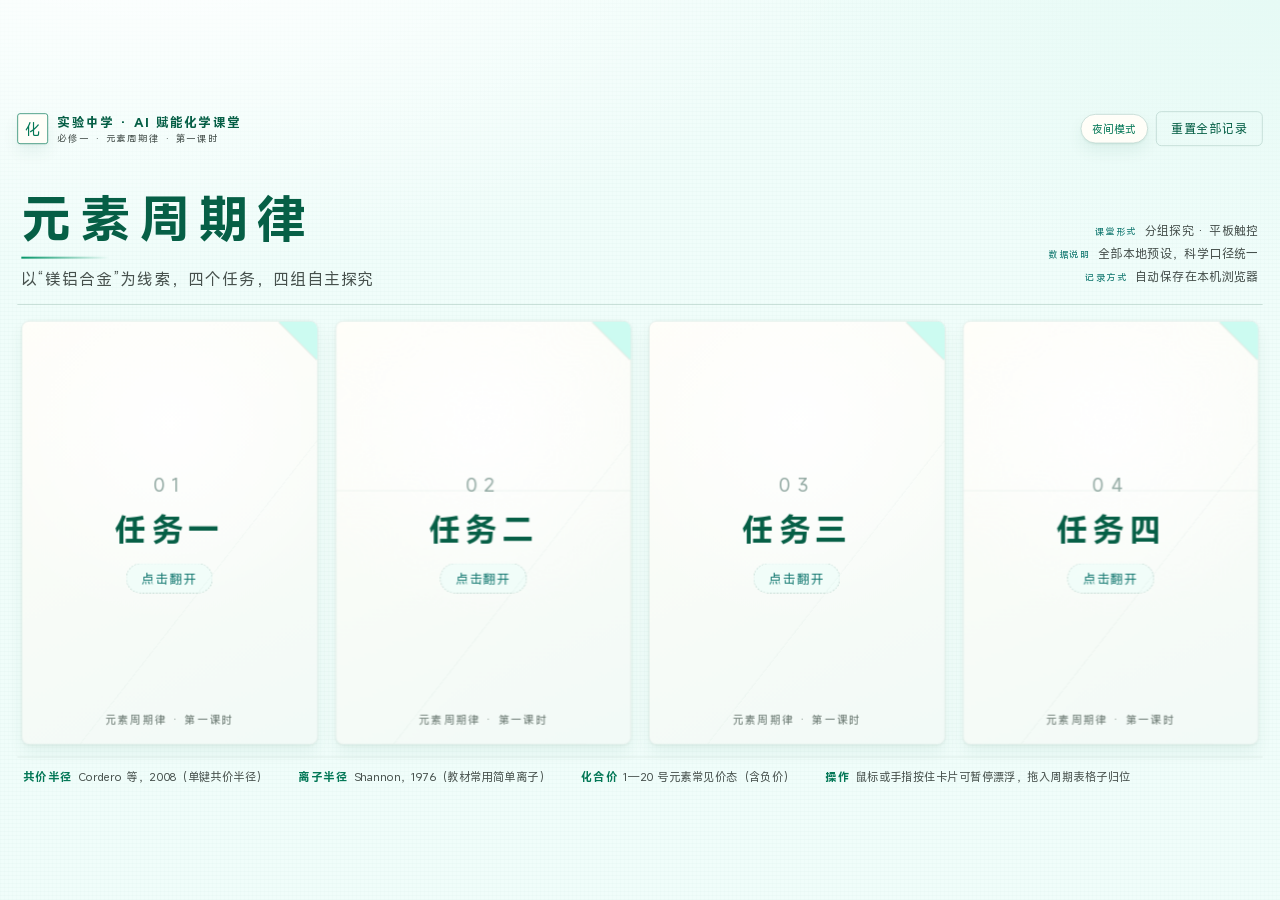
<file: index.html>
<!DOCTYPE html>
<html lang="zh-CN">
<head>
  <meta charset="UTF-8">
  <meta name="viewport" content="width=device-width, initial-scale=1.0, maximum-scale=1.0, user-scalable=no">
  <title>元素周期律 · 第一课时</title>
  <link rel="stylesheet" href="css/base.css?v=22">
  <link rel="stylesheet" href="css/main.css?v=22">
  <script src="js/theme.js?v=22"></script>
</head>
<body>
  <div id="stage">
    <!-- 顶部：课程标识与全局重置 -->
    <header class="hero-head">
      <div class="brand">
        <span class="brand-seal">化</span>
        <div class="brand-text">
          <div class="brand-line">实验中学 · AI 赋能化学课堂</div>
          <div class="brand-sub">必修一 · 元素周期律 · 第一课时</div>
        </div>
      </div>
      <div class="hero-head-actions">
        <button class="theme-toggle" data-theme-toggle type="button">夜间模式</button>
        <button class="btn btn-ghost" id="btn-reset-all">重置全部记录</button>
      </div>
    </header>

    <!-- 主标题区 -->
    <section class="hero">
      <div class="hero-main">
        <h1 class="hero-title">元素周期律</h1>
        <div class="hero-rule"></div>
        <p class="hero-sub">以“镁铝合金”为线索，四个任务，四组自主探究</p>
      </div>
      <aside class="hero-aside">
        <div class="aside-line"><span>课堂形式</span>分组探究 · 平板触控</div>
        <div class="aside-line"><span>数据说明</span>全部本地预设，科学口径统一</div>
        <div class="aside-line"><span>记录方式</span>自动保存在本机浏览器</div>
      </aside>
    </section>

    <!-- 四个任务入口：默认背面朝上，小组盲选后翻牌 -->
    <main class="task-grid">
      <div class="flip-card" data-task="task1">
        <div class="flip-inner">
          <!-- 背面：盲选封面，不透露任务内容 -->
          <div class="flip-face flip-cover">
            <span class="cover-fold"></span>
            <span class="cover-index">01</span>
            <span class="cover-title">任务一</span>
            <span class="cover-hint">点击翻开</span>
            <span class="cover-mark">元素周期律 · 第一课时</span>
          </div>
          <!-- 正面：任务详情 -->
          <div class="flip-face flip-front">
            <button class="flip-back" type="button">翻回背面</button>
            <div class="task-index">01</div>
            <div class="task-body">
              <div class="task-kicker">原子结构</div>
              <h2>构造原子结构示意图</h2>
              <p>增减质子与电子，判断中性原子与电子层排布，把正确的结构示意图点进周期表。</p>
              <div class="task-meta">不显示中子 · 本节课不讨论同位素 · 完成铝后自由探索</div>
            </div>
            <div class="task-foot">
              <div class="task-progress">
                <div class="task-progress-bar"><i data-bar="task1"></i></div>
                <span data-progress="task1">已点亮 0 / 26</span>
              </div>
              <div class="task-actions">
                <button class="task-reset" data-reset="task1" type="button">清空记录</button>
                <a class="task-enter-btn" href="task1.html">进入任务 →</a>
              </div>
            </div>
          </div>
        </div>
      </div>

      <div class="flip-card" data-task="task2">
        <div class="flip-inner">
          <div class="flip-face flip-cover">
            <span class="cover-fold"></span>
            <span class="cover-index">02</span>
            <span class="cover-title">任务二</span>
            <span class="cover-hint">点击翻开</span>
            <span class="cover-mark">元素周期律 · 第一课时</span>
          </div>
          <div class="flip-face flip-front">
            <button class="flip-back" type="button">翻回背面</button>
            <div class="task-index">02</div>
            <div class="task-body">
              <div class="task-kicker">原子半径</div>
              <h2>原子半径卡片探究</h2>
              <p>在凌乱悬浮的卡片中翻面、读数据、拖回周期表，寻找与铝原子半径相近的原子。</p>
              <div class="task-meta">共价半径 / pm · Cordero 等，2008（单键共价半径）</div>
            </div>
            <div class="task-foot">
              <div class="task-progress">
                <div class="task-progress-bar"><i data-bar="task2"></i></div>
                <span data-progress="task2">已翻面 0 / 32</span>
              </div>
              <div class="task-actions">
                <button class="task-reset" data-reset="task2" type="button">清空记录</button>
                <a class="task-enter-btn" href="task2.html">进入任务 →</a>
              </div>
            </div>
          </div>
        </div>
      </div>

      <div class="flip-card" data-task="task3">
        <div class="flip-inner">
          <div class="flip-face flip-cover">
            <span class="cover-fold"></span>
            <span class="cover-index">03</span>
            <span class="cover-title">任务三</span>
            <span class="cover-hint">点击翻开</span>
            <span class="cover-mark">元素周期律 · 第一课时</span>
          </div>
          <div class="flip-face flip-front">
            <button class="flip-back" type="button">翻回背面</button>
            <div class="task-index">03</div>
            <div class="task-body">
              <div class="task-kicker">离子半径</div>
              <h2>离子半径与核外电子排布</h2>
              <p>镁铝合金氧化膜中的 Mg²⁺、Al³⁺ 都是 10 电子，半径为何不同？比较其他简单离子，归纳半径规律。</p>
              <div class="task-meta">离子半径 / pm · 可一键叠加原子半径对比</div>
            </div>
            <div class="task-foot">
              <div class="task-progress">
                <div class="task-progress-bar"><i data-bar="task3"></i></div>
                <span data-progress="task3">已翻面 0 / 19</span>
              </div>
              <div class="task-actions">
                <button class="task-reset" data-reset="task3" type="button">清空记录</button>
                <a class="task-enter-btn" href="task3.html">进入任务 →</a>
              </div>
            </div>
          </div>
        </div>
      </div>

      <div class="flip-card" data-task="task4">
        <div class="flip-inner">
          <div class="flip-face flip-cover">
            <span class="cover-fold"></span>
            <span class="cover-index">04</span>
            <span class="cover-title">任务四</span>
            <span class="cover-hint">点击翻开</span>
            <span class="cover-mark">元素周期律 · 第一课时</span>
          </div>
          <div class="flip-face flip-front">
            <button class="flip-back" type="button">翻回背面</button>
            <div class="task-index">04</div>
            <div class="task-body">
              <div class="task-kicker">常见化合价</div>
              <h2>化合价卡片探究</h2>
              <p>翻面读取 1—20 号元素的常见价态，观察最高正价、最低负价与周期表位置的联系。</p>
              <div class="task-meta">1—20 号元素 · 高中常见价态（含负价）</div>
            </div>
            <div class="task-foot">
              <div class="task-progress">
                <div class="task-progress-bar"><i data-bar="task4"></i></div>
                <span data-progress="task4">已翻面 0 / 17</span>
              </div>
              <div class="task-actions">
                <button class="task-reset" data-reset="task4" type="button">清空记录</button>
                <a class="task-enter-btn" href="task4.html">进入任务 →</a>
              </div>
            </div>
          </div>
        </div>
      </div>
    </main>

    <!-- 页脚说明 -->
    <footer class="hero-foot">
      <div class="foot-item"><b>共价半径</b>Cordero 等，2008（单键共价半径）</div>
      <div class="foot-item"><b>离子半径</b>Shannon，1976（教材常用简单离子）</div>
      <div class="foot-item"><b>化合价</b>1—20 号元素常见价态（含负价）</div>
      <div class="foot-item"><b>操作</b>鼠标或手指按住卡片可暂停漂浮，拖入周期表格子归位</div>
    </footer>
  </div>

  <script src="js/data.js?v=22"></script>
  <script src="js/common.js?v=22"></script>
  <script src="js/main.js?v=22"></script>
</body>
</html>
</file>
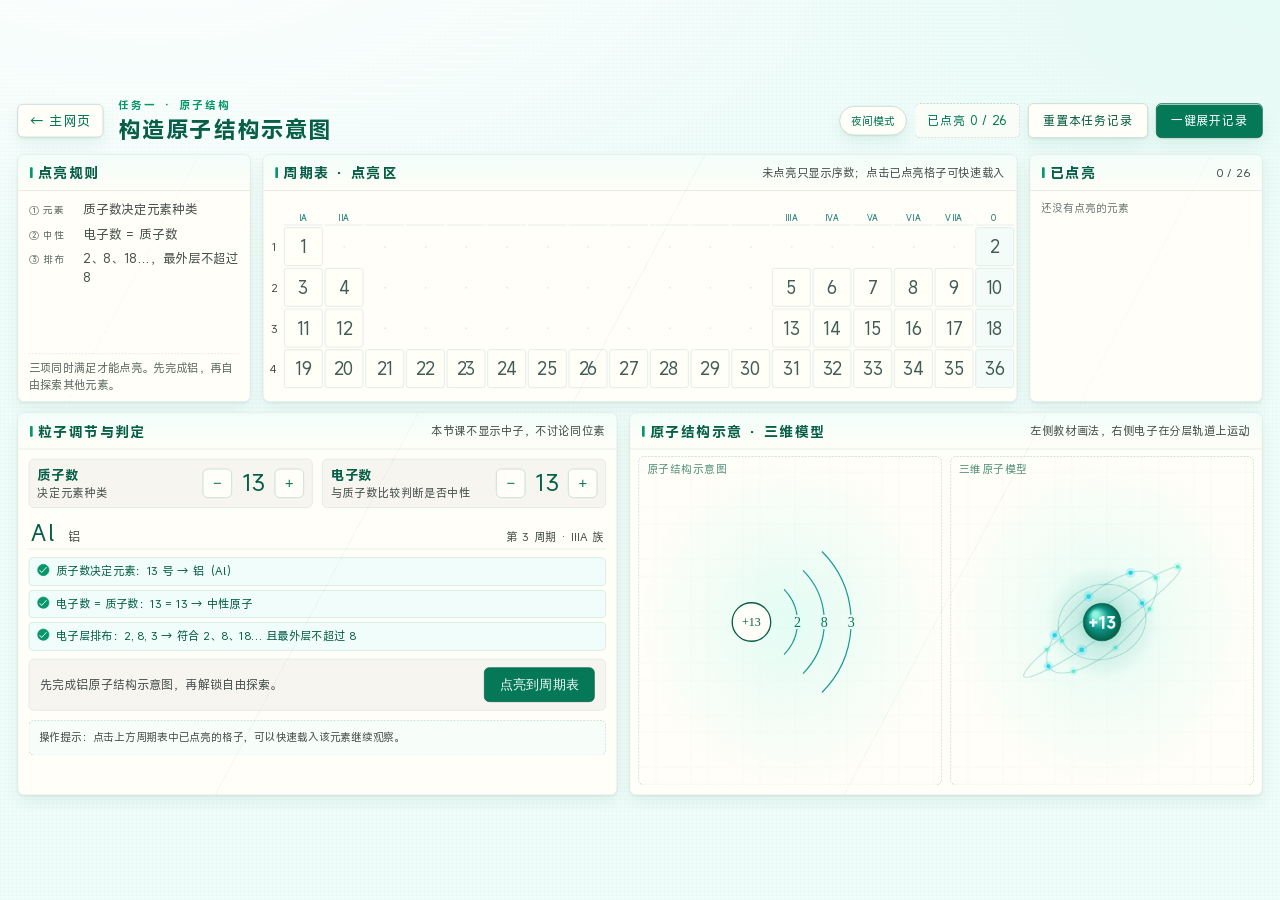
<file: task1.html>
<!DOCTYPE html>
<html lang="zh-CN">
<head>
  <meta charset="UTF-8">
  <meta name="viewport" content="width=device-width, initial-scale=1.0, maximum-scale=1.0, user-scalable=no">
  <title>构造原子结构示意图 · 元素周期律</title>
  <link rel="stylesheet" href="css/base.css?v=22">
  <link rel="stylesheet" href="css/task.css?v=22">
  <link rel="stylesheet" href="css/task1.css?v=22">
  <script src="js/theme.js?v=22"></script>
</head>
<body class="task1">
  <div id="stage">
    <!-- 顶栏 -->
    <header class="topbar">
      <div class="topbar-left">
        <a class="back-link" href="index.html">← 主网页</a>
        <div class="title-block">
          <div class="eyebrow">任务一 · 原子结构</div>
          <h1>构造原子结构示意图</h1>
        </div>
      </div>
      <div class="topbar-right">
        <button class="theme-toggle" data-theme-toggle type="button">夜间模式</button>
        <div class="progress-chip" id="progress-chip">已点亮 0 / 26</div>
        <button class="btn" id="btn-reset" type="button">重置本任务记录</button>
        <button class="btn btn-primary" id="btn-records" type="button">一键展开记录</button>
      </div>
    </header>

    <main class="task1-main">
      <!-- 顶部横带：左点亮规则 + 中周期表 + 右已点亮清单 -->
      <div class="top-row">
        <section class="panel info-panel">
          <div class="panel-head">
            <div class="panel-title">点亮规则</div>
          </div>
          <div class="info-body">
            <div class="info-line"><span>① 元素</span>质子数决定元素种类</div>
            <div class="info-line"><span>② 中性</span>电子数 = 质子数</div>
            <div class="info-line"><span>③ 排布</span>2、8、18…，最外层不超过 8</div>
            <div class="info-note">三项同时满足才能点亮。先完成铝，再自由探索其他元素。</div>
          </div>
        </section>

        <section class="panel periodic-panel">
          <div class="panel-head">
            <div class="panel-title">周期表 · 点亮区</div>
            <div class="panel-hint">未点亮只显示序数；点击已点亮格子可快速载入</div>
          </div>
          <div class="table-wrap" id="periodic"></div>
        </section>

        <section class="panel info-panel">
          <div class="panel-head">
            <div class="panel-title">已点亮</div>
            <div class="panel-hint" id="lit-count-hint">0 / 26</div>
          </div>
          <div class="info-body">
            <div class="lit-board-list" id="lit-board-list">
              <span class="lit-empty">还没有点亮的元素</span>
            </div>
          </div>
        </section>
      </div>

      <div class="task1-lower">
        <!-- 左：粒子调节 + 元素信息 + 三项判定 + 点亮按钮 -->
        <section class="panel">
          <div class="panel-head">
            <div class="panel-title">粒子调节与判定</div>
            <div class="panel-hint">本节课不显示中子，不讨论同位素</div>
          </div>
          <div class="constructor-body">
            <div class="counter-row">
              <div class="counter-box">
                <div class="counter-label"><b>质子数</b>决定元素种类</div>
                <div class="counter-controls">
                  <button class="counter-btn" id="proton-minus" type="button" aria-label="减少质子">−</button>
                  <div class="counter-value" id="proton-value">13</div>
                  <button class="counter-btn" id="proton-plus" type="button" aria-label="增加质子">+</button>
                </div>
              </div>
              <div class="counter-box">
                <div class="counter-label"><b>电子数</b>与质子数比较判断是否中性</div>
                <div class="counter-controls">
                  <button class="counter-btn" id="electron-minus" type="button" aria-label="减少电子">−</button>
                  <div class="counter-value" id="electron-value">13</div>
                  <button class="counter-btn" id="electron-plus" type="button" aria-label="增加电子">+</button>
                </div>
              </div>
            </div>

            <div class="element-line">
              <div class="element-symbol" id="element-symbol">Al <small>铝</small></div>
              <div class="element-pos" id="element-pos">第 3 周期 · 主族</div>
            </div>

            <div class="check-list">
              <div class="check-item" id="check-1">
                <span class="check-dot"></span>
                <span id="check-1-text">质子数决定元素：13 号 → 铝（Al）</span>
              </div>
              <div class="check-item" id="check-2">
                <span class="check-dot"></span>
                <span id="check-2-text">电子数 = 质子数：13 = 13 → 中性原子</span>
              </div>
              <div class="check-item" id="check-3">
                <span class="check-dot"></span>
                <span id="check-3-text">电子层排布：2, 8, 3 → 符合 2、8、18… 规则</span>
              </div>
            </div>

            <div class="status-bar" id="status-bar">
              <div class="status-text" id="status-text">核对三项判定无误后，把结构示意图点亮到上方周期表。</div>
              <button class="btn-lightup" id="btn-lightup" type="button">点亮到周期表</button>
            </div>

            <div class="side-hint">
              操作提示：点击上方周期表中已点亮的格子，可以快速载入该元素继续观察。
            </div>
          </div>
        </section>

        <!-- 右：教材式平面示意图 + 三维原子模型 -->
        <section class="panel">
          <div class="panel-head">
            <div class="panel-title">原子结构示意 · 三维模型</div>
            <div class="panel-hint">左侧教材画法，右侧电子在分层轨道上运动</div>
          </div>
          <div class="atom-panel-body">
            <div class="atom-row">
              <div class="atom-box">
                <span class="atom-caption">原子结构示意图</span>
                <div id="atom-graphic"></div>
              </div>
              <div class="atom-box">
                <span class="atom-caption">三维原子模型</span>
                <canvas id="atom-canvas"></canvas>
              </div>
            </div>
          </div>
        </section>
      </div>
    </main>
  </div>

  <!-- 一键展开记录面板 -->
  <div class="record-overlay" id="record-overlay">
    <div class="record-sheet">
      <div class="record-head">
        <h2 id="record-title">原子结构 · 点亮记录</h2>
        <div style="display:flex;gap:12px">
          <button class="btn" id="btn-record-reset" type="button">清空记录</button>
          <button class="btn btn-primary" id="btn-record-close" type="button">收起</button>
        </div>
      </div>
      <div class="record-body">
        <div class="record-left">
          <div class="record-stats" id="record-stats"></div>
          <div class="record-table-wrap">
            <table class="record-table" id="record-table"></table>
          </div>
          <div class="record-note">
            点亮规则：质子数决定元素；电子数等于质子数时才是中性原子；电子层排布需符合 2、8、18… 且最外层不超过 8。完成铝之后解锁自由探索，能点亮多少算多少。
          </div>
        </div>
        <div class="record-right">
          <div class="record-chart-title">已点亮的结构示意图</div>
          <div class="structure-wall" id="record-chart"></div>
        </div>
      </div>
    </div>
  </div>

  <script src="js/data.js?v=22"></script>
  <script src="js/common.js?v=22"></script>
  <script src="js/task1.js?v=22"></script>
</body>
</html>
</file>
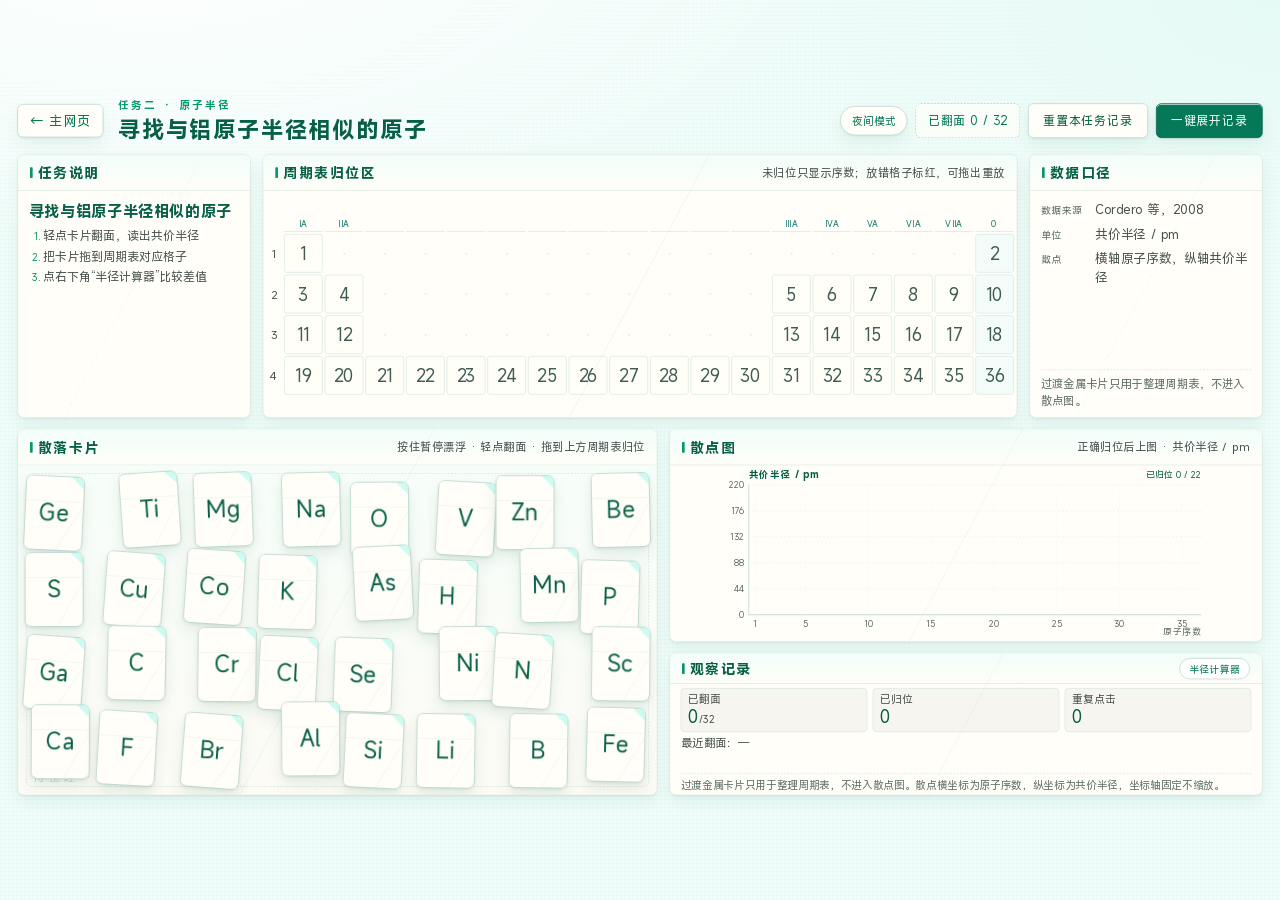
<file: task2.html>
<!DOCTYPE html>
<html lang="zh-CN">
<head>
  <meta charset="UTF-8">
  <meta name="viewport" content="width=device-width, initial-scale=1.0, maximum-scale=1.0, user-scalable=no">
  <title>原子半径卡片探究 · 元素周期律</title>
  <link rel="stylesheet" href="css/base.css?v=22">
  <link rel="stylesheet" href="css/task.css?v=22">
  <script src="js/theme.js?v=22"></script>
</head>
<body class="task-page">
  <div id="stage">
    <!-- 顶栏：返回、标题、记录入口 -->
    <header class="topbar">
      <div class="topbar-left">
        <a class="back-link" href="index.html">← 主网页</a>
        <div class="title-block">
          <div class="eyebrow" id="eyebrow">任务二 · 原子半径</div>
          <h1 id="page-title">寻找与铝原子半径相似的原子</h1>
        </div>
      </div>
      <div class="topbar-right">
        <button class="theme-toggle" data-theme-toggle type="button">夜间模式</button>
        <div class="progress-chip" id="progress-chip">已翻面 0 / 32</div>
        <button class="btn" id="btn-reset" type="button">重置本任务记录</button>
        <button class="btn btn-primary" id="btn-records" type="button">一键展开记录</button>
      </div>
    </header>

    <!-- 主区：周期表横跨顶部，下方左卡片池、右图表 -->
    <main class="board">
      <!-- 顶部横带：左任务说明 + 中周期表 + 右数据口径，填满整行 -->
      <div class="top-row">
        <section class="panel info-panel">
          <div class="panel-head">
            <div class="panel-title">任务说明</div>
          </div>
          <div class="info-body">
            <div class="info-goal">寻找与铝原子半径相似的原子</div>
            <ol class="info-steps">
              <li>轻点卡片翻面，读出共价半径</li>
              <li>把卡片拖到周期表对应格子</li>
              <li>点右下角“半径计算器”比较差值</li>
            </ol>
          </div>
        </section>

        <section class="panel periodic-panel">
          <div class="panel-head">
            <div class="panel-title">周期表归位区</div>
            <div class="panel-hint">未归位只显示序数；放错格子标红，可拖出重放</div>
          </div>
          <div class="table-wrap" id="periodic"></div>
        </section>

        <section class="panel info-panel">
          <div class="panel-head">
            <div class="panel-title">数据口径</div>
          </div>
          <div class="info-body">
            <div class="info-line"><span>数据来源</span>Cordero 等，2008</div>
            <div class="info-line"><span>单位</span>共价半径 / pm</div>
            <div class="info-line"><span>散点</span>横轴原子序数，纵轴共价半径</div>
            <div class="info-note">过渡金属卡片只用于整理周期表，不进入散点图。</div>
          </div>
        </section>
      </div>

      <div class="lower">
        <section class="panel pool-panel">
          <div class="panel-head">
            <div class="panel-title">散落卡片</div>
            <div class="panel-hint">按住暂停漂浮 · 轻点翻面 · 拖到上方周期表归位</div>
          </div>
          <div class="pool" id="pool">
            <div class="pool-watermark" id="pool-watermark">待整理</div>
          </div>
        </section>

        <div class="analysis-col">
          <section class="panel chart-panel">
            <div class="panel-head">
              <div class="panel-title">散点图</div>
              <div class="panel-hint">正确归位后上图 · 共价半径 / pm</div>
            </div>
            <div class="chart-wrap"><div id="scatter" style="height:100%"></div></div>
          </section>

          <section class="panel side-panel">
            <div class="panel-head">
              <div class="panel-title">观察记录</div>
              <button class="calc-toggle" id="calc-toggle" type="button">半径计算器</button>
            </div>
            <div class="side-body" id="side-body"></div>
          </section>
        </div>
      </div>
    </main>

    <!-- 半径计算器浮层：默认收起，点“半径计算器”展开 -->
    <div class="calc-pop" id="calc-pop" hidden>
      <div class="calc-pop-head">
        <span>半径差值计算器</span>
        <button class="calc-pop-close" id="calc-close" type="button">收起</button>
      </div>
      <div class="calc-pop-body" id="calc-body"></div>
    </div>
  </div>

  <!-- 一键展开记录面板（适合截图投屏） -->
  <div class="record-overlay" id="record-overlay">
    <div class="record-sheet">
      <div class="record-head">
        <h2 id="record-title">探究记录</h2>
        <div style="display:flex;gap:12px">
          <button class="btn" id="btn-record-reset" type="button">清空记录</button>
          <button class="btn btn-primary" id="btn-record-close" type="button">收起</button>
        </div>
      </div>
      <div class="record-body">
        <div class="record-left">
          <div class="record-stats" id="record-stats"></div>
          <div class="record-table-wrap">
            <table class="record-table" id="record-table"></table>
          </div>
          <div class="record-note">
            停留时间 = 卡片首次翻面 → 正确拖入周期表格子的时长；散点图只绘制已正确归位的卡片（按卡片去重），历史列表保留重复点击次数。记录保存在本机浏览器，刷新不丢失。
          </div>
        </div>
        <div class="record-right">
          <div class="record-chart-title">当前散点图</div>
          <div class="record-chart" id="record-chart"></div>
        </div>
      </div>
    </div>
  </div>

  <script src="js/data.js?v=22"></script>
  <script src="js/common.js?v=22"></script>
  <script src="js/chart.js?v=22"></script>
  <script src="js/card-task.js?v=22"></script>
  <script src="js/task2.js?v=22"></script>
</body>
</html>
</file>
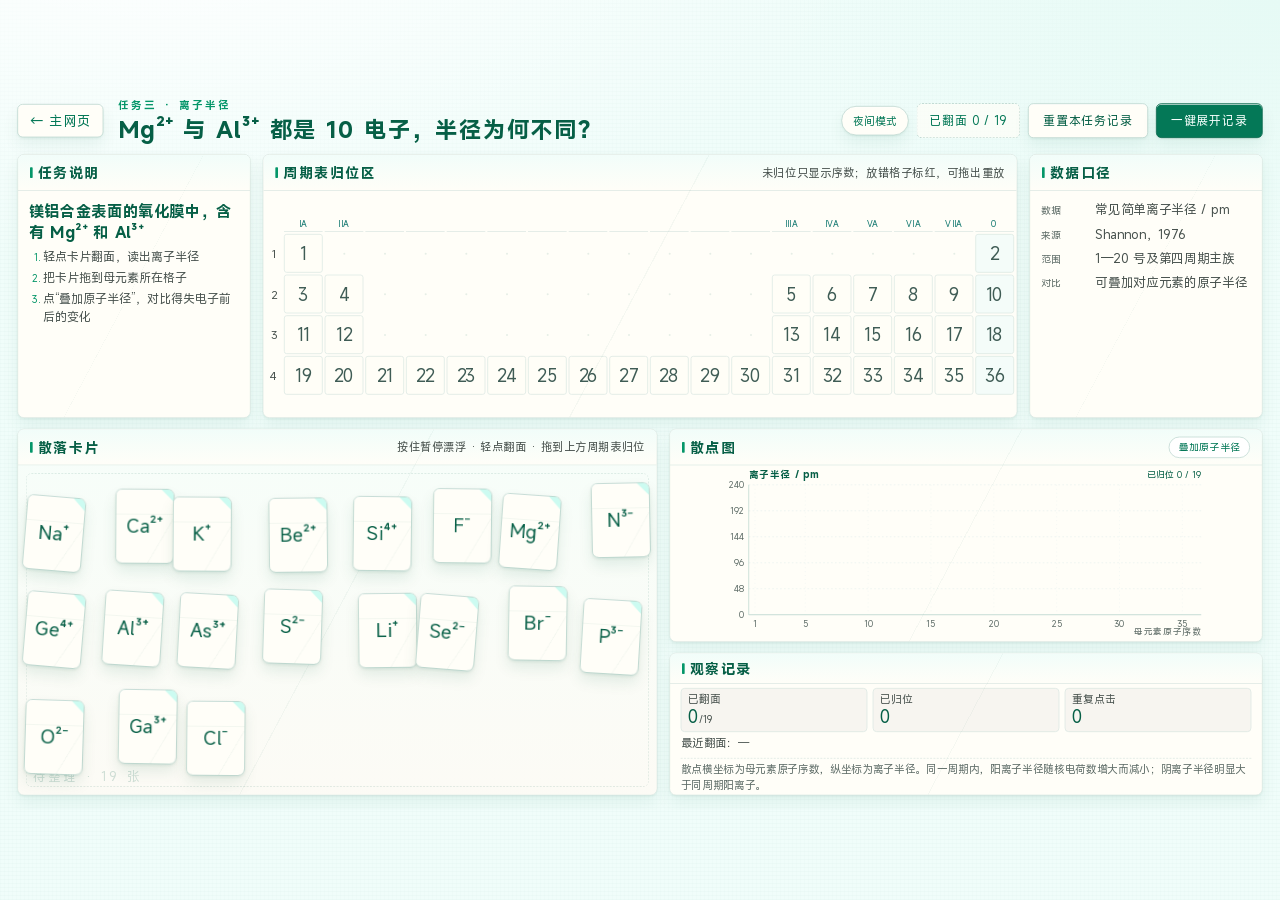
<file: task3.html>
<!DOCTYPE html>
<html lang="zh-CN">
<head>
  <meta charset="UTF-8">
  <meta name="viewport" content="width=device-width, initial-scale=1.0, maximum-scale=1.0, user-scalable=no">
  <title>离子半径卡片探究 · 元素周期律</title>
  <link rel="stylesheet" href="css/base.css?v=22">
  <link rel="stylesheet" href="css/task.css?v=22">
  <script src="js/theme.js?v=22"></script>
</head>
<body class="task-page">
  <div id="stage">
    <!-- 顶栏：返回、标题、记录入口 -->
    <header class="topbar">
      <div class="topbar-left">
        <a class="back-link" href="index.html">← 主网页</a>
        <div class="title-block">
          <div class="eyebrow" id="eyebrow">任务三 · 离子半径</div>
          <h1 id="page-title">Mg²⁺ 与 Al³⁺ 都是 10 电子，半径为何不同？</h1>
        </div>
      </div>
      <div class="topbar-right">
        <button class="theme-toggle" data-theme-toggle type="button">夜间模式</button>
        <div class="progress-chip" id="progress-chip">已翻面 0 / 19</div>
        <button class="btn" id="btn-reset" type="button">重置本任务记录</button>
        <button class="btn btn-primary" id="btn-records" type="button">一键展开记录</button>
      </div>
    </header>

    <!-- 主区：周期表横跨顶部，下方左卡片池、右图表 -->
    <main class="board">
      <!-- 顶部横带：左任务说明 + 中周期表 + 右数据口径，填满整行 -->
      <div class="top-row">
        <section class="panel info-panel">
          <div class="panel-head">
            <div class="panel-title">任务说明</div>
          </div>
          <div class="info-body">
            <div class="info-goal">镁铝合金表面的氧化膜中，含有 Mg²⁺ 和 Al³⁺</div>
            <ol class="info-steps">
              <li>轻点卡片翻面，读出离子半径</li>
              <li>把卡片拖到母元素所在格子</li>
              <li>点“叠加原子半径”，对比得失电子前后的变化</li>
            </ol>
          </div>
        </section>

        <section class="panel periodic-panel">
          <div class="panel-head">
            <div class="panel-title">周期表归位区</div>
            <div class="panel-hint">未归位只显示序数；放错格子标红，可拖出重放</div>
          </div>
          <div class="table-wrap" id="periodic"></div>
        </section>

        <section class="panel info-panel">
          <div class="panel-head">
            <div class="panel-title">数据口径</div>
          </div>
          <div class="info-body">
            <div class="info-line"><span>数据</span>常见简单离子半径 / pm</div>
            <div class="info-line"><span>来源</span>Shannon，1976</div>
            <div class="info-line"><span>范围</span>1—20 号及第四周期主族</div>
            <div class="info-line"><span>对比</span>可叠加对应元素的原子半径</div>
          </div>
        </section>
      </div>

      <div class="lower">
        <section class="panel pool-panel">
          <div class="panel-head">
            <div class="panel-title">散落卡片</div>
            <div class="panel-hint">按住暂停漂浮 · 轻点翻面 · 拖到上方周期表归位</div>
          </div>
          <div class="pool" id="pool">
            <div class="pool-watermark" id="pool-watermark">待整理</div>
          </div>
        </section>

        <div class="analysis-col">
          <section class="panel chart-panel">
            <div class="panel-head">
              <div class="panel-title">散点图</div>
              <button class="chart-toggle" id="btn-atomic-r" type="button">叠加原子半径</button>
            </div>
            <div class="chart-wrap"><div id="scatter" style="height:100%"></div></div>
          </section>

          <section class="panel side-panel">
            <div class="panel-head">
              <div class="panel-title">观察记录</div>
            </div>
            <div class="side-body" id="side-body"></div>
          </section>
        </div>
      </div>
    </main>
  </div>

  <!-- 一键展开记录面板（适合截图投屏） -->
  <div class="record-overlay" id="record-overlay">
    <div class="record-sheet">
      <div class="record-head">
        <h2 id="record-title">探究记录</h2>
        <div style="display:flex;gap:12px">
          <button class="btn" id="btn-record-reset" type="button">清空记录</button>
          <button class="btn btn-primary" id="btn-record-close" type="button">收起</button>
        </div>
      </div>
      <div class="record-body">
        <div class="record-left">
          <div class="record-stats" id="record-stats"></div>
          <div class="record-table-wrap">
            <table class="record-table" id="record-table"></table>
          </div>
          <div class="record-note">
            停留时间 = 卡片首次翻面 → 正确拖入周期表格子的时长；散点图只绘制已正确归位的离子（按卡片去重），历史列表保留重复点击次数。记录保存在本机浏览器，刷新不丢失。
          </div>
        </div>
        <div class="record-right">
          <div class="record-chart-title">当前散点图</div>
          <div class="record-chart" id="record-chart"></div>
        </div>
      </div>
    </div>
  </div>

  <script src="js/data.js?v=22"></script>
  <script src="js/common.js?v=22"></script>
  <script src="js/chart.js?v=22"></script>
  <script src="js/card-task.js?v=22"></script>
  <script src="js/task3.js?v=22"></script>
</body>
</html>
</file>
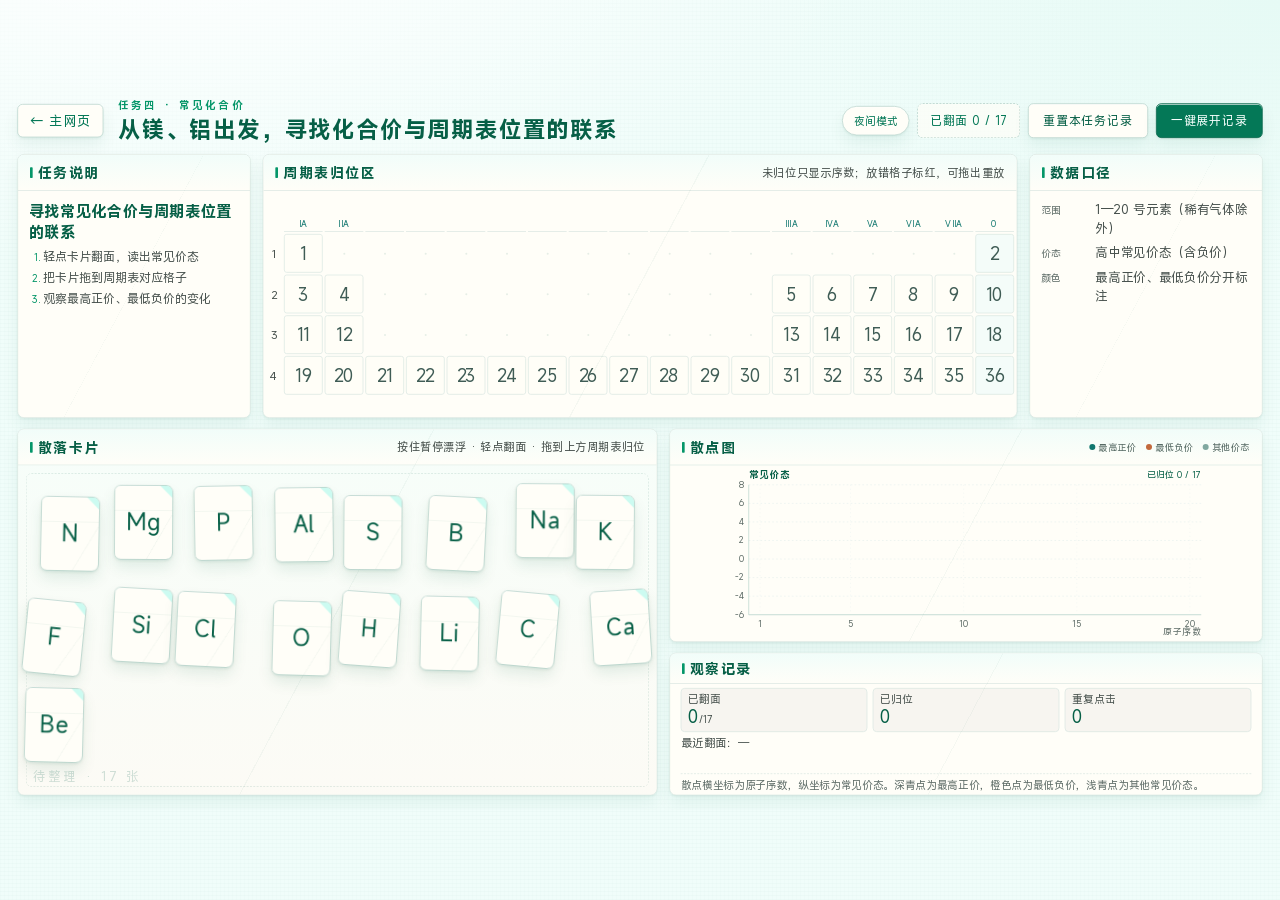
<file: task4.html>
<!DOCTYPE html>
<html lang="zh-CN">
<head>
  <meta charset="UTF-8">
  <meta name="viewport" content="width=device-width, initial-scale=1.0, maximum-scale=1.0, user-scalable=no">
  <title>常见化合价卡片探究 · 元素周期律</title>
  <link rel="stylesheet" href="css/base.css?v=22">
  <link rel="stylesheet" href="css/task.css?v=22">
  <script src="js/theme.js?v=22"></script>
</head>
<body class="task-page">
  <div id="stage">
    <!-- 顶栏：返回、标题、记录入口 -->
    <header class="topbar">
      <div class="topbar-left">
        <a class="back-link" href="index.html">← 主网页</a>
        <div class="title-block">
          <div class="eyebrow" id="eyebrow">任务四 · 常见化合价</div>
          <h1 id="page-title">常见化合价与周期表位置</h1>
        </div>
      </div>
      <div class="topbar-right">
        <button class="theme-toggle" data-theme-toggle type="button">夜间模式</button>
        <div class="progress-chip" id="progress-chip">已翻面 0 / 17</div>
        <button class="btn" id="btn-reset" type="button">重置本任务记录</button>
        <button class="btn btn-primary" id="btn-records" type="button">一键展开记录</button>
      </div>
    </header>

    <!-- 主区：周期表横跨顶部，下方左卡片池、右图表 -->
    <main class="board">
      <!-- 顶部横带：左任务说明 + 中周期表 + 右数据口径，填满整行 -->
      <div class="top-row">
        <section class="panel info-panel">
          <div class="panel-head">
            <div class="panel-title">任务说明</div>
          </div>
          <div class="info-body">
            <div class="info-goal">寻找常见化合价与周期表位置的联系</div>
            <ol class="info-steps">
              <li>轻点卡片翻面，读出常见价态</li>
              <li>把卡片拖到周期表对应格子</li>
              <li>观察最高正价、最低负价的变化</li>
            </ol>
          </div>
        </section>

        <section class="panel periodic-panel">
          <div class="panel-head">
            <div class="panel-title">周期表归位区</div>
            <div class="panel-hint">未归位只显示序数；放错格子标红，可拖出重放</div>
          </div>
          <div class="table-wrap" id="periodic"></div>
        </section>

        <section class="panel info-panel">
          <div class="panel-head">
            <div class="panel-title">数据口径</div>
          </div>
          <div class="info-body">
            <div class="info-line"><span>范围</span>1—20 号元素（稀有气体除外）</div>
            <div class="info-line"><span>价态</span>高中常见价态（含负价）</div>
            <div class="info-line"><span>颜色</span>最高正价、最低负价分开标注</div>
          </div>
        </section>
      </div>

      <div class="lower">
        <section class="panel pool-panel">
          <div class="panel-head">
            <div class="panel-title">散落卡片</div>
            <div class="panel-hint">按住暂停漂浮 · 轻点翻面 · 拖到上方周期表归位</div>
          </div>
          <div class="pool" id="pool">
            <div class="pool-watermark" id="pool-watermark">待整理</div>
          </div>
        </section>

        <div class="analysis-col">
          <section class="panel chart-panel">
            <div class="panel-head">
              <div class="panel-title">散点图</div>
              <div class="chart-legend">
                <span><i class="pos"></i>最高正价</span>
                <span><i class="neg"></i>最低负价</span>
                <span><i class="other"></i>其他价态</span>
              </div>
            </div>
            <div class="chart-wrap"><div id="scatter" style="height:100%"></div></div>
          </section>

          <section class="panel side-panel">
            <div class="panel-head">
              <div class="panel-title">观察记录</div>
            </div>
            <div class="side-body" id="side-body"></div>
          </section>
        </div>
      </div>
    </main>
  </div>

  <!-- 一键展开记录面板（适合截图投屏） -->
  <div class="record-overlay" id="record-overlay">
    <div class="record-sheet">
      <div class="record-head">
        <h2 id="record-title">探究记录</h2>
        <div style="display:flex;gap:12px">
          <button class="btn" id="btn-record-reset" type="button">清空记录</button>
          <button class="btn btn-primary" id="btn-record-close" type="button">收起</button>
        </div>
      </div>
      <div class="record-body">
        <div class="record-left">
          <div class="record-stats" id="record-stats"></div>
          <div class="record-table-wrap">
            <table class="record-table" id="record-table"></table>
          </div>
          <div class="record-note">
            停留时间 = 卡片首次翻面 → 正确拖入周期表格子的时长；散点图只绘制已正确归位的元素（按元素去重），历史列表保留翻面与重复点击次数。记录保存在本机浏览器，刷新不丢失。
          </div>
        </div>
        <div class="record-right">
          <div class="record-chart-title">当前散点图</div>
          <div class="record-chart" id="record-chart"></div>
        </div>
      </div>
    </div>
  </div>

  <script src="js/data.js?v=22"></script>
  <script src="js/common.js?v=22"></script>
  <script src="js/chart.js?v=22"></script>
  <script src="js/card-task.js?v=22"></script>
  <script src="js/task4.js?v=22"></script>
</body>
</html>
</file>
<file: css/base.css>
/* =====================================================================
   base.css —— 全局风格、舞台自适应、通用组件
   风格：折纸纸质感 + 新古典秩序网格 + 侘寂留白
   ===================================================================== */

/* ---------------- 内嵌字体：MiSans（按页面用字裁剪的子集，可离线） ----------------
   只保留课件里真正用到的 800 多个字符，两个字重共约 170KB，
   学生机没装任何字体也能看到同样的圆润字形 */
@font-face {
  font-family: "MiSans SC";
  src: url("../fonts/misans-sc-regular.woff2") format("woff2");
  font-weight: 400;
  font-style: normal;
  font-display: swap;
}

@font-face {
  font-family: "MiSans SC";
  src: url("../fonts/misans-sc-semibold.woff2") format("woff2");
  font-weight: 600;
  font-style: normal;
  font-display: swap;
}

:root {
  --teal-900: #065f46;
  --teal-800: #047857;
  --teal-600: #059669;
  --teal-700: #0f766e;
  --teal-500: #0d9488;
  --cyan: #0891b2;
  --mint-50: #f0fdfa;
  --mint-100: #ccfbf1;
  --paper: #fffef8;
  --paper-2: #f7f5f0;
  --ink: #23231f;
  --ink-soft: #47514d;
  --line: #d8e6e1;
  --line-strong: #b6d2ca;
  --red: #b3261e;
  --red-bg: #fdecea;
  --shadow-paper: 0 1px 0 rgba(255, 255, 255, .9) inset, 0 2px 3px rgba(6, 95, 70, .06), 0 12px 24px rgba(6, 95, 70, .07);
  --radius-card: 10px;
  /* 图形颜色也走变量，夜间模式可以整体换色 */
  --svg-orbit: #0d9488;
  --svg-e-text: #047857;
  --svg-core-fill: #fffef8;
  --svg-core-stroke: #065f46;
  --chart-grid: #e3eeeb;
  --chart-grid-soft: #eef5f3;
  --chart-axis: #b6d2ca;
  --chart-text: #5d6b66;
  --chart-text-strong: #065f46;
  --chart-label: #2f4a44;
  --chart-point-stroke: #fffef8;
  --chart-legend-bg: rgba(255, 254, 248, .9);
  --atom-orbit: rgba(13, 148, 136, .28);
  --font-serif: "MiSans SC", "PingFang SC", "HarmonyOS Sans SC", "Microsoft YaHei", "Noto Sans SC", system-ui, sans-serif;
  --font-sans: "MiSans SC", "PingFang SC", "HarmonyOS Sans SC", "Microsoft YaHei", "Noto Sans SC", system-ui, sans-serif;
}

* { box-sizing: border-box; }

html, body {
  margin: 0;
  padding: 0;
  width: 100%;
  height: 100%;
  overflow: hidden;
  background: #e8f4f1;
  color: var(--ink);
  font-family: var(--font-sans);
  /* 正文保持常规字重，只有标题与关键数字加粗，避免整页都变粗显得笨重 */
  font-weight: 400;
  -webkit-tap-highlight-color: transparent;
}

/* 米白纸张底色 + 极淡的纸纤维纹理（纯 CSS，离线可用） */
body {
  background-color: var(--mint-50);
  background-image:
    radial-gradient(1200px 600px at 12% -10%, #ffffff 0%, rgba(255, 255, 255, 0) 60%),
    radial-gradient(900px 500px at 100% 0%, #e6faf5 0%, rgba(230, 250, 245, 0) 55%),
    repeating-linear-gradient(0deg, rgba(6, 95, 70, .018) 0 1px, transparent 1px 4px),
    repeating-linear-gradient(90deg, rgba(6, 95, 70, .012) 0 1px, transparent 1px 4px);
}

/* 固定的 1920×1080 舞台，脚本按窗口大小整体缩放，投屏比例始终稳定 */
#stage {
  position: absolute;
  left: 50%;
  top: 50%;
  width: 1920px;
  height: 1080px;
  transform-origin: center center;
  padding: 0 26px 22px;
  display: flex;
  flex-direction: column;
  overflow: hidden;
}

/* ---------------- 顶栏 ---------------- */
.topbar {
  height: 92px;
  flex: 0 0 auto;
  display: flex;
  align-items: center;
  justify-content: space-between;
  gap: 24px;
}

.topbar-left {
  display: flex;
  align-items: center;
  gap: 22px;
  min-width: 0;
}

.back-link {
  display: inline-flex;
  align-items: center;
  gap: 6px;
  height: 50px;
  padding: 0 18px;
  border: 1px solid var(--line-strong);
  border-radius: 8px;
  background: var(--paper);
  color: var(--teal-800);
  font-size: 20px;
  text-decoration: none;
  letter-spacing: .04em;
  box-shadow: var(--shadow-paper);
  transition: transform .24s ease-out, border-color .24s ease-out;
  white-space: nowrap;
}
.back-link:hover { transform: translateY(-1px); border-color: var(--teal-600); }

.title-block { min-width: 0; }

.eyebrow {
  font-size: 16px;
  font-weight: 600;
  letter-spacing: .24em;
  color: var(--teal-600);
  margin-bottom: 4px;
  text-transform: uppercase;
}

h1 {
  margin: 0;
  font-family: var(--font-serif);
  font-size: 34px;
  font-weight: 600;
  letter-spacing: .05em;
  color: var(--teal-900);
  white-space: nowrap;
}

.topbar-right {
  display: flex;
  align-items: center;
  gap: 12px;
  flex: 0 0 auto;
}

.progress-chip {
  height: 52px;
  padding: 0 18px;
  display: inline-flex;
  align-items: center;
  gap: 8px;
  border-radius: 8px;
  border: 1px dashed var(--line-strong);
  background: rgba(255, 254, 248, .7);
  color: var(--teal-800);
  font-size: 18px;
  letter-spacing: .05em;
}

/* ---------------- 按钮 ---------------- */
.btn {
  height: 52px;
  padding: 0 22px;
  border-radius: 8px;
  border: 1px solid var(--line-strong);
  background: var(--paper);
  color: var(--teal-900);
  font-size: 18px;
  font-family: var(--font-sans);
  font-weight: 500;
  letter-spacing: .06em;
  cursor: pointer;
  box-shadow: var(--shadow-paper);
  transition: transform .22s ease-out, background-color .22s ease-out, border-color .22s ease-out;
  white-space: nowrap;
  touch-action: manipulation;
}
.btn:hover { transform: translateY(-1px); border-color: var(--teal-600); }
.btn:active { transform: translateY(0); }

.btn-primary {
  background: var(--teal-800);
  border-color: var(--teal-900);
  color: #f7fffd;
}
.btn-primary:hover { background: var(--teal-900); }

.btn-ghost { background: transparent; box-shadow: none; }

/* ---------------- 面板（纸质卡片） ---------------- */
.panel {
  position: relative;
  background: var(--paper);
  border: 1px solid var(--line);
  border-radius: var(--radius-card);
  box-shadow: var(--shadow-paper);
  display: flex;
  flex-direction: column;
  min-height: 0;
  overflow: hidden;
}

/* 纸面极淡的折痕：一条斜向细线，不抢视觉 */
.panel::after {
  content: "";
  position: absolute;
  inset: 0;
  pointer-events: none;
  background-image: linear-gradient(118deg, transparent 0 49.85%, rgba(6, 95, 70, .045) 49.85% 50%, transparent 50% 100%);
  opacity: .9;
}

.panel-head {
  flex: 0 0 auto;
  height: 54px;
  padding: 0 18px;
  display: flex;
  align-items: center;
  justify-content: space-between;
  gap: 12px;
  border-bottom: 1px solid var(--line);
  background: linear-gradient(180deg, rgba(240, 253, 250, .9), rgba(255, 254, 248, 0));
}

.panel-title {
  display: inline-flex;
  align-items: center;
  gap: 8px;
  font-family: var(--font-serif);
  font-size: 21px;
  font-weight: 600;
  letter-spacing: .1em;
  color: var(--teal-900);
}

.panel-title::before {
  content: "";
  width: 4px;
  height: 16px;
  background: var(--teal-600);
  border-radius: 1px;
}

.panel-hint {
  font-size: 17px;
  font-weight: 400;
  color: var(--ink-soft);
  letter-spacing: .02em;
  line-height: 1.4;
}

/* ---------------- 记录面板（覆盖层） ---------------- */
.record-overlay {
  position: fixed;
  inset: 0;
  z-index: 90;
  display: none;
  align-items: center;
  justify-content: center;
  background: rgba(6, 95, 70, .18);
  backdrop-filter: blur(3px);
}
.record-overlay.is-open { display: flex; }

.record-sheet {
  width: 1660px;
  height: 900px;
  max-height: 900px;
  /* 不参与 flex 收缩：先保持设计尺寸，再由脚本整体缩放，避免被压成窄条 */
  flex: 0 0 auto;
  background: var(--paper);
  border: 1px solid var(--line-strong);
  border-radius: 12px;
  box-shadow: 0 30px 70px rgba(6, 95, 70, .22);
  display: flex;
  flex-direction: column;
  overflow: hidden;
  transform-origin: center center;
}

.record-head {
  height: 74px;
  flex: 0 0 auto;
  padding: 0 26px;
  display: flex;
  align-items: center;
  justify-content: space-between;
  border-bottom: 1px solid var(--line);
  background: var(--mint-50);
}

.record-head h2 {
  margin: 0;
  font-family: var(--font-serif);
  font-size: 26px;
  font-weight: 600;
  letter-spacing: .1em;
  color: var(--teal-900);
}

.record-body {
  flex: 1;
  min-height: 0;
  display: grid;
  grid-template-columns: 1fr 660px;
  grid-template-rows: minmax(0, 1fr);
  gap: 22px;
  padding: 22px 26px 26px;
  overflow: hidden;
}

.record-left { min-width: 0; min-height: 0; display: flex; flex-direction: column; gap: 14px; overflow: hidden; }

.record-stats {
  display: grid;
  grid-template-columns: repeat(4, 1fr);
  gap: 12px;
}

.stat-box {
  border: 1px solid var(--line);
  border-radius: 8px;
  padding: 10px 14px;
  background: var(--paper-2);
}
.stat-box .stat-label { font-size: 16px; color: var(--ink-soft); letter-spacing: .06em; }
.stat-box .stat-value {
  font-family: var(--font-serif);
  font-size: 30px;
  color: var(--teal-900);
  line-height: 1.2;
}
.stat-box .stat-value small { font-size: 15px; color: var(--ink-soft); margin-left: 4px; }

.record-table-wrap {
  flex: 1;
  min-height: 0;
  overflow: auto;
  border: 1px solid var(--line);
  border-radius: 8px;
}

table.record-table {
  width: 100%;
  border-collapse: collapse;
  font-size: 18px;
}

table.record-table th {
  position: sticky;
  top: 0;
  background: var(--mint-50);
  color: var(--teal-900);
  font-weight: 600;
  font-size: 17px;
  letter-spacing: .06em;
  text-align: left;
  padding: 11px 12px;
  border-bottom: 1px solid var(--line-strong);
  white-space: nowrap;
}

table.record-table td {
  padding: 10px 12px;
  border-bottom: 1px solid #edf4f2;
  color: var(--ink);
}

table.record-table tr:nth-child(even) td { background: rgba(240, 253, 250, .5); }
table.record-table td.num { font-variant-numeric: tabular-nums; }
table.record-table .muted { color: var(--ink-soft); }
table.record-table .done { color: var(--teal-800); }
table.record-table .undone { color: var(--amber, #b45309); }

.record-right {
  display: flex;
  flex-direction: column;
  gap: 10px;
  min-width: 0;
  min-height: 0;
  overflow: hidden;
}

.record-chart-title {
  font-family: var(--font-serif);
  font-size: 20px;
  font-weight: 600;
  letter-spacing: .08em;
  color: var(--teal-900);
}

.record-empty {
  padding: 44px;
  text-align: center;
  color: var(--ink-soft);
  font-size: 18px;
  letter-spacing: .04em;
}

/* 细滚动条，投屏不刺眼 */
::-webkit-scrollbar { width: 8px; height: 8px; }
::-webkit-scrollbar-thumb { background: #cfe3de; border-radius: 4px; }
::-webkit-scrollbar-track { background: transparent; }

/* 通用提示条 */
.toast {
  position: fixed;
  left: 50%;
  bottom: 46px;
  transform: translate(-50%, 14px);
  padding: 12px 22px;
  border-radius: 8px;
  background: rgba(6, 95, 70, .94);
  color: #f6fffd;
  font-size: 18px;
  letter-spacing: .05em;
  opacity: 0;
  pointer-events: none;
  transition: opacity .24s ease-out, transform .24s ease-out;
  z-index: 120;
}
.toast.show { opacity: 1; transform: translate(-50%, 0); }

/* ---------------- 日间 / 夜间切换按钮 ---------------- */
.theme-toggle {
  height: 44px;
  padding: 0 16px;
  border-radius: 999px;
  border: 1px solid var(--line-strong);
  background: var(--paper);
  color: var(--teal-800);
  font-family: var(--font-sans);
  font-size: 16px;
  letter-spacing: .04em;
  cursor: pointer;
  box-shadow: var(--shadow-paper);
  transition: background-color .2s ease, color .2s ease, border-color .2s ease;
  white-space: nowrap;
}
.theme-toggle:hover { border-color: var(--teal-600); }

/* =====================================================================
   夜间模式：深墨绿底 + 亮薄荷文字，沿用日间模式的同一套色相
   统一加 html[data-theme="dark"] 前缀，确保能覆盖各页面样式
   ===================================================================== */
html[data-theme="dark"] {
  --teal-900: #93f2d8;
  --teal-800: #6fe3c6;
  --teal-600: #49cbac;
  --teal-700: #7fe9cd;
  --teal-500: #35b795;
  --cyan: #63d6ea;
  --mint-50: #0e1716;
  --mint-100: #1d3330;
  --paper: #16211f;
  --paper-2: #1b2a27;
  --ink: #e9f4f0;
  --ink-soft: #a7bcb6;
  --line: #2a3c38;
  --line-strong: #3a544e;
  --red: #ff9d92;
  --red-bg: #3a211e;
  --shadow-paper: 0 1px 0 rgba(255, 255, 255, .05) inset, 0 2px 4px rgba(0, 0, 0, .4), 0 14px 28px rgba(0, 0, 0, .42);

  --svg-orbit: #4ecbae;
  --svg-e-text: #a9f0dd;
  --svg-core-fill: #0e1716;
  --svg-core-stroke: #6fe3c6;
  --chart-grid: #2b3d38;
  --chart-grid-soft: #243330;
  --chart-axis: #47645d;
  --chart-text: #a7bcb6;
  --chart-text-strong: #8ff0d5;
  --chart-label: #cfe6df;
  --chart-point-stroke: #16211f;
  --chart-legend-bg: rgba(22, 33, 31, .92);
  --atom-orbit: rgba(94, 234, 212, .55);
}

html[data-theme="dark"] body {
  background-color: #0b1211;
  background-image:
    radial-gradient(1200px 600px at 12% -10%, rgba(64, 200, 170, .10) 0%, rgba(0, 0, 0, 0) 60%),
    radial-gradient(900px 500px at 100% 0%, rgba(40, 150, 130, .10) 0%, rgba(0, 0, 0, 0) 55%),
    repeating-linear-gradient(0deg, rgba(147, 242, 216, .012) 0 1px, transparent 1px 4px),
    repeating-linear-gradient(90deg, rgba(147, 242, 216, .008) 0 1px, transparent 1px 4px);
}

/* 顶栏、按钮、面板 */
html[data-theme="dark"] .progress-chip { background: rgba(22, 33, 31, .78); }
html[data-theme="dark"] .btn-primary,
html[data-theme="dark"] .task-enter-btn,
html[data-theme="dark"] .btn-lightup {
  background: #11705a;
  border-color: #0b5745;
  color: #eafff9;
}
html[data-theme="dark"] .btn-primary:hover,
html[data-theme="dark"] .task-enter-btn:hover,
html[data-theme="dark"] .btn-lightup:hover { background: #15876b; }

html[data-theme="dark"] .panel::after {
  background-image: linear-gradient(118deg, transparent 0 49.85%, rgba(147, 242, 216, .05) 49.85% 50%, transparent 50% 100%);
}
html[data-theme="dark"] .panel-head {
  background: linear-gradient(180deg, rgba(41, 74, 67, .55), rgba(22, 33, 31, 0));
}
html[data-theme="dark"] .card-face::before {
  background-image:
    linear-gradient(180deg, transparent 0 34%, rgba(147, 242, 216, .05) 34% calc(34% + 1px), transparent calc(34% + 1px)),
    linear-gradient(120deg, transparent 0 74%, rgba(147, 242, 216, .04) 74% calc(74% + 1px), transparent calc(74% + 1px));
}
html[data-theme="dark"] .card-face.back { background: #1b2a27; }
html[data-theme="dark"] .card-fold { border-color: transparent #22403a transparent transparent; }

/* 记录面板与提示条 */
html[data-theme="dark"] .record-overlay { background: rgba(4, 10, 9, .55); }
html[data-theme="dark"] table.record-table tr:nth-child(even) td { background: rgba(147, 242, 216, .05); }
html[data-theme="dark"] table.record-table td { border-bottom-color: #223330; }
html[data-theme="dark"] .toast { background: rgba(20, 74, 62, .96); color: #eafff9; }
html[data-theme="dark"] ::-webkit-scrollbar-thumb { background: #33514a; }

/* 任务页：信息卡文字与卡片池 */
html[data-theme="dark"] .info-line span { color: #8ea6a0; }
html[data-theme="dark"] .info-note,
html[data-theme="dark"] .side-hint-text,
html[data-theme="dark"] .calc-hint,
html[data-theme="dark"] .calc-foot,
html[data-theme="dark"] .chart-legend,
html[data-theme="dark"] .task-meta,
html[data-theme="dark"] .cover-mark { color: #93a8a3; }
html[data-theme="dark"] .pool {
  background: linear-gradient(180deg, rgba(31, 52, 47, .55), rgba(20, 30, 28, .35));
}
html[data-theme="dark"] .pool::before { border-color: rgba(147, 242, 216, .14); }
html[data-theme="dark"] .pool-watermark { color: rgba(147, 242, 216, .16); }

/* 周期表格子 */
html[data-theme="dark"] .pt-cell { background: rgba(22, 34, 31, .92); }
html[data-theme="dark"] .pt-cell.is-empty::after { background: rgba(147, 242, 216, .10); }
html[data-theme="dark"] .pt-cell.is-noble { background: rgba(30, 50, 45, .55); }
html[data-theme="dark"] .pt-cell.is-hover { background: #1e3a34; }
html[data-theme="dark"] .pt-cell.is-correct { background: #17352e; }
html[data-theme="dark"] .pt-cell.is-wrong { background: #3a211e; }
html[data-theme="dark"] .pt-cell .pt-num { color: #9db5ae; }
html[data-theme="dark"] .placed-card.is-wrong { background: #3a211e; }

/* 价态标签、计算器、散点图图例 */
html[data-theme="dark"] .val-tag { background: rgba(30, 50, 45, .9); }
html[data-theme="dark"] .val-tag.neg { color: #ffb59b; border-color: #6a4030; background: #2b1f1a; }
html[data-theme="dark"] .val-tag.max-pos { background: #14735d; border-color: #14735d; }
html[data-theme="dark"] .val-tag.min-neg { background: #a9552c; border-color: #a9552c; }
html[data-theme="dark"] .calc-formula { background: rgba(30, 50, 45, .6); }
html[data-theme="dark"] .calc-pop-close,
html[data-theme="dark"] .calc-toggle,
html[data-theme="dark"] .chart-toggle {
  background: var(--paper-2);
  color: var(--teal-800);
  border-color: var(--line-strong);
}
html[data-theme="dark"] .calc-toggle.is-on,
html[data-theme="dark"] .chart-toggle.is-on {
  background: #14735d;
  border-color: #14735d;
  color: #eafff9;
}
html[data-theme="dark"] .chart-legend i.pos { background: #2dd4bf; }
html[data-theme="dark"] .chart-legend i.neg { background: #f0a074; }
html[data-theme="dark"] .chart-legend i.other { background: #9fc9c0; }
html[data-theme="dark"] .card-preview-layer.is-on { background: rgba(4, 10, 9, .58); }
html[data-theme="dark"] .card-preview { box-shadow: 0 36px 80px rgba(0, 0, 0, .55); }

/* 主页面：封面与任务卡 */
html[data-theme="dark"] .flip-cover {
  background:
    radial-gradient(circle at 50% 24%, rgba(60, 120, 105, .35) 0%, rgba(0, 0, 0, 0) 58%),
    linear-gradient(158deg, #1a2724 0%, #14201e 100%);
}
html[data-theme="dark"] .cover-hint { background: rgba(30, 50, 45, .85); }
html[data-theme="dark"] .flip-back { background: rgba(22, 33, 31, .9); }
html[data-theme="dark"] .task-kicker { background: rgba(30, 50, 45, .8); }
html[data-theme="dark"] .task-progress-bar { background: #263834; }
html[data-theme="dark"] .cover-index { color: #93aaa3; }
html[data-theme="dark"] .task-index { color: #7f9d95; }
html[data-theme="dark"] .cover-fold { border-color: transparent #22403a transparent transparent; }
html[data-theme="dark"] .flip-front::before {
  background-image: linear-gradient(126deg, transparent 0 62%, rgba(147, 242, 216, .05) 62% calc(62% + 1px), transparent calc(62% + 1px));
}

/* 任务一：判定条、点亮区、原子示意图 */
html[data-theme="dark"] .check-dot { background: var(--paper); }
html[data-theme="dark"] .check-item.ok { background: #17352e; border-color: #2f5c50; }
html[data-theme="dark"] .check-item.bad { background: #3a211e; border-color: #5c352f; color: #ffb3a8; }
html[data-theme="dark"] .status-bar.is-ok { background: #17352e; border-color: #2f5c50; }
html[data-theme="dark"] .status-bar.is-bad { background: #3a211e; border-color: #5c352f; }
html[data-theme="dark"] .status-bar.is-bad .status-text { color: #ffb3a8; }
html[data-theme="dark"] .btn-lightup:disabled { background: #263834; border-color: #33514a; color: #7f938d; }
html[data-theme="dark"] .side-hint { background: rgba(30, 50, 45, .5); }
html[data-theme="dark"] .task1 .pt-cell:hover { background: #1e3a34; }
html[data-theme="dark"] .task1 .pt-cell.is-lit { background: #16342c; }
html[data-theme="dark"] .lit-chip { background: #17352e; border-color: #2f5c50; }
html[data-theme="dark"] .atom-box {
  background:
    radial-gradient(closest-side at 50% 50%, rgba(35, 100, 88, .45), rgba(16, 26, 24, .25)),
    repeating-linear-gradient(0deg, rgba(147, 242, 216, .02) 0 1px, transparent 1px 26px),
    repeating-linear-gradient(90deg, rgba(147, 242, 216, .02) 0 1px, transparent 1px 26px);
}
html[data-theme="dark"] .atom-caption { color: rgba(147, 242, 216, .7); }
html[data-theme="dark"] .lit-empty { color: #93a8a3; }
</file>
<file: css/main.css>
/* =====================================================================
   main.css —— 主网页：四个任务入口
   ===================================================================== */

#stage {
  padding-top: 26px;
  gap: 18px;
}

/* ---------------- 顶部品牌 ---------------- */
.hero-head {
  flex: 0 0 64px;
  display: flex;
  align-items: center;
  justify-content: space-between;
}

.brand { display: flex; align-items: center; gap: 14px; }

/* 顶栏右侧：夜间模式与重置按钮并排 */
.hero-head-actions { display: flex; align-items: center; gap: 12px; }

/* 方形印章式标识，只用青绿，不做金色奢华装饰 */
.brand-seal {
  width: 46px;
  height: 46px;
  display: grid;
  place-items: center;
  border: 1px solid var(--teal-800);
  border-radius: 4px;
  background: var(--paper);
  color: var(--teal-800);
  font-family: var(--font-serif);
  font-size: 24px;
  box-shadow: var(--shadow-paper);
}

.brand-line {
  font-size: 19px;
  font-weight: 600;
  letter-spacing: .12em;
  color: var(--teal-900);
}
.brand-sub {
  margin-top: 3px;
  font-size: 14px;
  letter-spacing: .16em;
  color: var(--ink-soft);
}

/* ---------------- 标题区 ---------------- */
.hero {
  flex: 0 0 214px;
  display: flex;
  align-items: flex-end;
  justify-content: space-between;
  padding: 6px 6px 22px;
  border-bottom: 1px solid var(--line-strong);
}

.hero-title {
  font-family: var(--font-serif);
  font-size: 76px;
  line-height: 1.05;
  letter-spacing: .16em;
  color: var(--teal-900);
  margin: 0;
  font-weight: 600;
}

.hero-rule {
  width: 132px;
  height: 3px;
  margin: 16px 0 14px;
  background: linear-gradient(90deg, var(--teal-600), rgba(13, 148, 136, 0));
}

.hero-sub {
  margin: 0;
  font-size: 24px;
  letter-spacing: .06em;
  color: var(--ink-soft);
}

.hero-aside {
  text-align: right;
  display: flex;
  flex-direction: column;
  gap: 10px;
  padding-bottom: 8px;
}
.aside-line {
  font-size: 18px;
  color: var(--ink-soft);
  letter-spacing: .03em;
}
.aside-line span {
  display: inline-block;
  min-width: 90px;
  margin-right: 12px;
  color: var(--teal-700, #0f766e);
  font-size: 14px;
  letter-spacing: .12em;
}

/* ---------------- 四张任务卡：可翻转，默认盲选 ---------------- */
.task-grid {
  flex: 1;
  min-height: 0;
  display: grid;
  grid-template-columns: repeat(4, 1fr);
  gap: 26px;
  padding: 6px 6px 0;
}

.flip-card {
  position: relative;
  min-height: 0;
  perspective: 1800px;
  cursor: pointer;
}

.flip-inner {
  position: relative;
  width: 100%;
  height: 100%;
  transform-style: preserve-3d;
  transition: transform .75s cubic-bezier(.2, .72, .25, 1);
}

.flip-card.is-flipped { cursor: default; }
.flip-card.is-flipped .flip-inner { transform: rotateY(180deg); }

.flip-face {
  position: absolute;
  inset: 0;
  -webkit-backface-visibility: hidden;
  backface-visibility: hidden;
  border-radius: 12px;
  border: 1px solid var(--line);
  background: var(--paper);
  box-shadow: var(--shadow-paper);
  overflow: hidden;
  display: flex;
  flex-direction: column;
}

/* 盲选封面：只显示编号，不透露任务内容 */
.flip-cover {
  align-items: center;
  justify-content: center;
  gap: 18px;
  padding: 36px 26px;
  background:
    radial-gradient(circle at 50% 24%, #ffffff 0%, rgba(255, 255, 255, 0) 58%),
    linear-gradient(158deg, #fffef8 0%, #f2faf7 100%);
  transition: box-shadow .3s ease-out;
}

.flip-card:not(.is-flipped):hover .flip-cover {
  box-shadow: 0 2px 3px rgba(6, 95, 70, .06), 0 24px 44px rgba(6, 95, 70, .14);
}

/* 封面折痕 */
.flip-cover::after {
  content: "";
  position: absolute;
  inset: 0;
  pointer-events: none;
  background-image:
    linear-gradient(180deg, transparent 0 40%, rgba(6, 95, 70, .05) 40% calc(40% + 1px), transparent calc(40% + 1px)),
    linear-gradient(128deg, transparent 0 62%, rgba(6, 95, 70, .04) 62% calc(62% + 1px), transparent calc(62% + 1px));
}

/* 右上角折角 */
.cover-fold {
  position: absolute;
  top: 0;
  right: 0;
  border-style: solid;
  border-width: 0 58px 58px 0;
  border-color: transparent var(--mint-100) transparent transparent;
  filter: drop-shadow(-1px 1px 1px rgba(6, 95, 70, .12));
}

.cover-index {
  font-family: var(--font-serif);
  font-size: 28px;
  letter-spacing: .34em;
  color: #93aaa3;
}

.cover-title {
  font-family: var(--font-serif);
  font-size: 48px;
  font-weight: 600;
  letter-spacing: .14em;
  color: var(--teal-900);
}

.cover-hint {
  padding: 9px 22px;
  border: 1px dashed var(--line-strong);
  border-radius: 999px;
  background: rgba(240, 253, 250, .85);
  font-size: 19px;
  font-weight: 500;
  letter-spacing: .1em;
  color: var(--teal-700, #0f766e);
}

.cover-mark {
  position: absolute;
  bottom: 26px;
  font-size: 16px;
  letter-spacing: .16em;
  color: #67766f;
}

/* 正面：任务详情 */
.flip-front {
  transform: rotateY(180deg);
  padding: 28px 26px 24px;
  pointer-events: none;
}

.flip-card.is-flipped .flip-front { pointer-events: auto; }

/* 纸面折痕：只保留一条斜向淡线，避免横线压到标题 */
.flip-front::before {
  content: "";
  position: absolute;
  inset: 0;
  pointer-events: none;
  background-image: linear-gradient(126deg, transparent 0 62%, rgba(6, 95, 70, .045) 62% calc(62% + 1px), transparent calc(62% + 1px));
}

/* 右上角“翻回背面”，方便课堂重新盲选 */
.flip-back {
  position: absolute;
  top: 20px;
  right: 22px;
  padding: 6px 12px;
  border: 1px dashed var(--line-strong);
  border-radius: 6px;
  background: rgba(255, 254, 248, .9);
  color: var(--ink-soft);
  font-size: 15px;
  letter-spacing: .04em;
  cursor: pointer;
  z-index: 3;
}
.flip-back:hover { color: var(--teal-800); border-color: var(--teal-600); }

.task-index {
  font-family: var(--font-serif);
  font-size: 38px;
  letter-spacing: .06em;
  color: var(--line-strong);
  line-height: 1;
}

.task-body {
  flex: 1;
  padding-top: 12px;
  display: flex;
  flex-direction: column;
  justify-content: center;
}

.task-kicker {
  display: inline-block;
  padding: 5px 12px;
  border: 1px solid var(--line-strong);
  border-radius: 3px;
  font-size: 17px;
  font-weight: 500;
  letter-spacing: .16em;
  color: var(--teal-700, #0f766e);
  background: rgba(240, 253, 250, .8);
  margin-bottom: 16px;
}

.flip-front h2 {
  margin: 0 0 14px;
  font-family: var(--font-serif);
  font-size: 32px;
  font-weight: 600;
  letter-spacing: .03em;
  color: var(--teal-900);
  line-height: 1.35;
}

.flip-front p {
  margin: 0;
  font-size: 21px;
  line-height: 1.7;
  color: var(--ink-soft);
  letter-spacing: .01em;
}

/* 卡片内的数据口径小字，让正面信息更完整 */
.task-meta {
  margin-top: 12px;
  padding-top: 10px;
  border-top: 1px dashed var(--line);
  font-size: 17px;
  line-height: 1.5;
  letter-spacing: .02em;
  color: #67766f;
}

.task-foot {
  flex: 0 0 auto;
  margin-top: auto;
  padding-top: 14px;
  border-top: 1px solid var(--line);
}

.task-progress { display: flex; flex-direction: column; gap: 8px; }

.task-progress-bar {
  height: 5px;
  border-radius: 3px;
  background: #e4efec;
  overflow: hidden;
}
.task-progress-bar i {
  display: block;
  height: 100%;
  width: 0;
  background: var(--teal-600);
  transition: width .3s ease-out;
}

.task-progress span {
  font-size: 17px;
  letter-spacing: .04em;
  color: var(--ink-soft);
  font-variant-numeric: tabular-nums;
}

.task-actions {
  display: flex;
  align-items: center;
  justify-content: space-between;
  gap: 10px;
  margin-top: 16px;
}

.task-enter-btn {
  height: 48px;
  padding: 0 20px;
  display: inline-flex;
  align-items: center;
  border-radius: 8px;
  background: var(--teal-800);
  border: 1px solid var(--teal-900);
  color: #f7fffd;
  font-size: 19px;
  font-weight: 500;
  letter-spacing: .05em;
  text-decoration: none;
  transition: background-color .2s ease-out, transform .2s ease-out;
  white-space: nowrap;
}
.task-enter-btn:hover { background: var(--teal-900); transform: translateY(-1px); }

.task-reset {
  padding: 8px 12px;
  border: 1px dashed var(--line-strong);
  border-radius: 6px;
  background: transparent;
  color: var(--ink-soft);
  font-size: 16px;
  letter-spacing: .03em;
  cursor: pointer;
  transition: color .2s ease-out, border-color .2s ease-out;
}
.task-reset:hover { color: var(--red); border-color: #d9a7a2; }

/* ---------------- 页脚 ---------------- */
.hero-foot {
  flex: 0 0 58px;
  display: flex;
  align-items: center;
  gap: 46px;
  padding: 0 8px;
  border-top: 1px solid var(--line);
}

.foot-item {
  font-size: 17px;
  color: var(--ink-soft);
  letter-spacing: .01em;
}
.foot-item b {
  color: var(--teal-800);
  font-weight: 600;
  margin-right: 8px;
  letter-spacing: .1em;
}
</file>
<file: css/task.css>
/* =====================================================================
   task.css —— 任务二、三、四共用样式
   包含：悬浮卡片、周期表归位区、散点图、计算器、柱状图、统计面板
   ===================================================================== */

.task-page #stage { padding-top: 0; }

/* ---------------- 主区：周期表在上，下方左右分栏 ---------------- */
.board {
  flex: 1;
  min-height: 0;
  display: flex;
  flex-direction: column;
  gap: 16px;
  margin-top: 4px;
}

/* 顶部横带：左任务说明 + 中周期表 + 右数据口径，把整行填满 */
.top-row {
  flex: 0 0 396px;
  display: grid;
  grid-template-columns: 350px 1fr 350px;
  gap: 18px;
  min-height: 0;
}

.periodic-panel { min-width: 0; }

/* 两侧信息卡 */
.info-body {
  flex: 1;
  min-height: 0;
  padding: 14px 16px 12px;
  display: flex;
  flex-direction: column;
  gap: 8px;
  font-size: 19px;
  font-weight: 400;
  color: var(--ink-soft);
  line-height: 1.5;
  overflow: hidden;
}

.info-goal {
  font-family: var(--font-serif);
  font-size: 23px;
  font-weight: 600;
  color: var(--teal-900);
  letter-spacing: .02em;
  line-height: 1.4;
}

.info-steps {
  margin: 0;
  padding-left: 22px;
  display: flex;
  flex-direction: column;
  gap: 4px;
  font-size: 18px;
}
.info-steps li::marker { color: var(--teal-600); font-size: 15px; }

.info-line {
  display: flex;
  gap: 10px;
  font-size: 19px;
}
.info-line span {
  flex: 0 0 72px;
  color: #5f6d68;
  font-size: 15px;
  letter-spacing: .06em;
  padding-top: 4px;
}

.info-note {
  margin-top: auto;
  padding-top: 8px;
  border-top: 1px dashed var(--line);
  font-size: 17px;
  line-height: 1.5;
  color: #5d6b66;
}

.lower {
  flex: 1;
  min-height: 0;
  display: grid;
  grid-template-columns: 960px 1fr;
  gap: 18px;
}

.analysis-col {
  min-width: 0;
  min-height: 0;
  display: flex;
  flex-direction: column;
  gap: 16px;
}

.chart-panel { flex: 0 0 320px; }

/* 右下观察记录占满剩余高度，计算器改为浮层 */
.side-panel { flex: 1; min-height: 0; }

/* 拖拽层：卡片拖出卡片池后临时挂到这里，可跟随指针移动到周期表上方 */
.drag-layer {
  position: absolute;
  inset: 0;
  z-index: 70;
  pointer-events: none;
}

.drag-layer .chem-card { pointer-events: auto; }

/* ---------------- 左侧：散落卡片池 ---------------- */
.pool-panel .pool {
  position: relative;
  flex: 1;
  min-height: 0;
  overflow: hidden;
  background:
    linear-gradient(180deg, rgba(240, 253, 250, .55), rgba(247, 245, 240, .35));
  touch-action: none;
}

/* 虚线整理区边界，提示学生“这里有卡片可抓” */
.pool::before {
  content: "";
  position: absolute;
  inset: 12px;
  border: 1px dashed rgba(6, 95, 70, .14);
  border-radius: 8px;
  pointer-events: none;
}

.pool-watermark {
  position: absolute;
  left: 22px;
  bottom: 16px;
  font-family: var(--font-serif);
  font-size: 19px;
  letter-spacing: .2em;
  color: rgba(6, 95, 70, .18);
  pointer-events: none;
  user-select: none;
}

/* ---------------- 悬浮纸卡 ---------------- */
.chem-card {
  position: absolute;
  left: 0;
  top: 0;
  width: 88px;
  height: 112px;
  perspective: 760px;
  touch-action: none;
  cursor: grab;
  user-select: none;
  -webkit-user-select: none;
  will-change: transform;
  z-index: 1;
}

.chem-card.is-dragging { cursor: grabbing; z-index: 60; }
.card-inner {
  position: relative;
  width: 100%;
  height: 100%;
  transform-style: preserve-3d;
  /* 与主网页的任务卡翻面保持同一节奏 */
  transition: transform .75s cubic-bezier(.2, .72, .25, 1);
}

.chem-card.is-flipped .card-inner { transform: rotateY(180deg); }

.card-face {
  position: absolute;
  inset: 0;
  -webkit-backface-visibility: hidden;
  backface-visibility: hidden;
  border-radius: 10px;
  border: 1px solid var(--line-strong);
  background: var(--paper);
  box-shadow:
    0 1px 0 rgba(255, 255, 255, .9) inset,
    0 2px 4px rgba(6, 95, 70, .10),
    0 12px 22px rgba(6, 95, 70, .10);
  display: flex;
  flex-direction: column;
  align-items: center;
  justify-content: center;
  overflow: hidden;
}

/* 卡面折痕：一条横线 + 右上角小折角 */
.card-face::before {
  content: "";
  position: absolute;
  inset: 0;
  pointer-events: none;
  background-image:
    linear-gradient(180deg, transparent 0 34%, rgba(6, 95, 70, .06) 34% calc(34% + 1px), transparent calc(34% + 1px)),
    linear-gradient(120deg, transparent 0 74%, rgba(6, 95, 70, .05) 74% calc(74% + 1px), transparent calc(74% + 1px));
}

.card-face.back { transform: rotateY(180deg); background: #fdfffd; }

.card-z {
  position: absolute;
  top: 6px;
  left: 9px;
  font-size: 13px;
  letter-spacing: .04em;
  color: var(--ink-soft);
  font-variant-numeric: tabular-nums;
}

.card-fold {
  position: absolute;
  top: 0;
  right: 0;
  border-style: solid;
  border-width: 0 18px 18px 0;
  border-color: transparent var(--mint-100) transparent transparent;
}

.card-sym {
  font-family: var(--font-serif);
  font-size: 34px;
  line-height: 1;
  letter-spacing: .02em;
  color: var(--teal-900);
}

.card-sym.ion { font-size: 28px; }

.card-name {
  margin-top: 9px;
  font-size: 13px;
  letter-spacing: .1em;
  color: var(--ink-soft);
}

/* 背面：数值 + 口径 */
.card-value {
  font-family: var(--font-serif);
  font-size: 28px;
  color: var(--teal-800);
  line-height: 1.1;
  font-variant-numeric: tabular-nums;
}
.card-value small { font-size: 13px; color: var(--ink-soft); margin-left: 2px; }

.card-unit {
  margin-top: 5px;
  font-size: 13px;
  letter-spacing: .06em;
  color: var(--ink-soft);
  text-align: center;
}

.card-source {
  margin-top: 8px;
  padding-top: 6px;
  width: 82%;
  border-top: 1px dashed var(--line);
  font-size: 10px;
  line-height: 1.4;
  text-align: center;
  color: #8a9490;
}

.card-valences {
  display: flex;
  flex-wrap: wrap;
  justify-content: center;
  gap: 3px 4px;
  padding: 0 8px;
}
.val-tag {
  padding: 2px 6px;
  border-radius: 3px;
  border: 1px solid var(--line-strong);
  font-size: 13px;
  font-weight: 400;
  color: var(--teal-800);
  font-variant-numeric: tabular-nums;
  background: rgba(240, 253, 250, .9);
}
.val-tag.neg { color: #a1451c; border-color: #e6c9b6; background: #fdf6f0; }

/* 卡片背面的小放大镜按钮：点它才放大预览 */
.card-zoom {
  position: absolute;
  right: 3px;
  bottom: 3px;
  width: 26px;
  height: 26px;
  padding: 4px;
  display: grid;
  place-items: center;
  border: 1px solid var(--line-strong);
  border-radius: 50%;
  background: var(--mint-50);
  color: var(--teal-800);
  cursor: zoom-in;
  transition: background-color .18s ease, color .18s ease, transform .18s ease;
}
/* 透明外扩热区：手指点得到，视觉上仍是一个小圆扣 */
.card-zoom::before {
  content: "";
  position: absolute;
  inset: -7px;
  border-radius: 50%;
}
.card-zoom svg { width: 100%; height: 100%; display: block; }
.card-zoom:hover { background: var(--mint-100); transform: scale(1.08); }

/* 已翻面、已归位的小标记 */
.card-mark {
  position: absolute;
  right: 7px;
  bottom: 7px;
  width: 7px;
  height: 7px;
  border-radius: 50%;
  background: var(--teal-500);
  opacity: .85;
}

/* ---------------- 右侧：周期表归位区 ---------------- */
.table-panel { overflow: hidden; }

.table-wrap {
  flex: 1;
  min-height: 0;
  padding: 10px 14px 6px;
  display: flex;
  justify-content: center;
  align-items: center;
}

.ptable {
  display: grid;
  grid-template-columns: 24px repeat(18, var(--cell, 42px));
  gap: 3px;
  align-content: start;
}

.pt-corner { width: 24px; }

.pt-group {
  height: 24px;
  display: flex;
  align-items: center;
  justify-content: center;
  font-size: 13px;
  font-weight: 500;
  letter-spacing: .04em;
  color: var(--teal-700, #0f766e);
  border-bottom: 1px solid var(--line);
}

.pt-period {
  width: 24px;
  display: flex;
  align-items: center;
  justify-content: center;
  font-family: var(--font-serif);
  font-size: 17px;
  color: var(--ink-soft);
}

.pt-cell {
  position: relative;
  width: var(--cell, 42px);
  height: var(--cell, 42px);
  border: 1px solid var(--line);
  border-radius: 4px;
  background: rgba(255, 254, 248, .92);
  display: flex;
  align-items: center;
  justify-content: center;
  transition: background-color .22s ease-out, border-color .22s ease-out, box-shadow .22s ease-out;
}

.pt-cell.is-empty {
  border-color: transparent;
  background: transparent;
}

/* 空白格点阵，保持新古典秩序感 */
.pt-cell.is-empty::after {
  content: "";
  width: 3px;
  height: 3px;
  border-radius: 50%;
  background: rgba(6, 95, 70, .10);
}

/* 未归位前只显示原子序数：需要学生自己根据符号和位置判断放在哪一格 */
.pt-cell .pt-num {
  font-family: var(--font-serif);
  font-size: 26px;
  font-weight: 400;
  color: #3f5c55;
  font-variant-numeric: tabular-nums;
  line-height: 1;
}

/* 元素符号在卡片归位后才出现（归位小卡片自带符号） */
.pt-cell .pt-sym { display: none; }

.pt-cell .pt-name { display: none; }

.pt-cell.is-noble { background: rgba(240, 253, 250, .7); }
.pt-cell.is-noble .pt-sym { color: #6b8f88; }

.pt-cell.is-hover { border-color: var(--teal-500); background: #f1fdfa; box-shadow: 0 0 0 2px rgba(13, 148, 136, .16); }
.pt-cell.is-wrong { border-color: #d64f45; background: var(--red-bg); box-shadow: 0 0 0 2px rgba(179, 38, 30, .12); }
.pt-cell.is-correct { border-color: var(--teal-600); background: #f0fdfa; }

/* 归位槽 */
.pt-cell .pt-slot {
  position: absolute;
  inset: 2px;
  border-radius: 3px;
  pointer-events: none;
}

.placed-card {
  position: absolute;
  inset: 0;
  border-radius: 3px;
  background: var(--paper);
  border: 1px solid var(--teal-600);
  display: flex;
  flex-direction: column;
  align-items: center;
  justify-content: center;
  line-height: 1.05;
  cursor: grab;
  pointer-events: auto;
  touch-action: none;
  user-select: none;
  overflow: hidden;
}

.placed-card .pc-sym {
  font-family: var(--font-serif);
  font-size: 19px;
  font-weight: 600;
  color: var(--teal-900);
  white-space: nowrap;
}
.placed-card .pc-value {
  font-size: 13px;
  color: var(--teal-700, #0f766e);
  font-variant-numeric: tabular-nums;
  white-space: nowrap;
}
.placed-card.is-wrong { border-color: #d64f45; background: #fff7f6; }
.placed-card.is-wrong .pc-sym,
.placed-card.is-wrong .pc-value { color: var(--red); }

/* 周期表下方说明 */
.table-note {
  flex: 0 0 auto;
  padding: 10px 18px 12px;
  border-top: 1px solid var(--line);
  font-size: 18px;
  line-height: 1.5;
  color: var(--ink-soft);
  letter-spacing: .01em;
  min-height: 74px;
}
.table-note b { color: var(--teal-800); font-weight: 600; }

/* ---------------- 底部：分析区（已并入右栏） ---------------- */

.chart-wrap {
  flex: 1;
  min-height: 0;
  padding: 4px 10px 8px;
}

.chart-svg { display: block; width: 100%; height: 100%; overflow: visible; }

.chart-empty {
  padding: 34px 20px;
  text-align: center;
  font-size: 18px;
  letter-spacing: .03em;
  color: var(--ink-soft);
  line-height: 1.8;
}

/* ---------------- 计算器 ---------------- */
.calc-body {
  flex: 1;
  min-height: 0;
  padding: 10px 14px 12px;
  display: flex;
  flex-direction: column;
  gap: 8px;
}

.calc-formula {
  padding: 7px 10px;
  border: 1px dashed var(--line-strong);
  border-radius: 6px;
  background: rgba(240, 253, 250, .6);
  font-size: 17px;
  line-height: 1.45;
  letter-spacing: .02em;
  color: var(--teal-900);
  text-align: center;
  font-variant-numeric: tabular-nums;
}
.calc-formula span { font-size: 14px; color: var(--ink-soft); letter-spacing: .02em; }

.calc-row { display: flex; gap: 8px; align-items: center; }

.calc-select {
  flex: 1;
  height: 44px;
  padding: 0 10px;
  border: 1px solid var(--line-strong);
  border-radius: 6px;
  background: var(--paper);
  color: var(--ink);
  font-size: 17px;
  font-family: var(--font-sans);
}

.calc-result {
  flex: 1;
  border: 1px solid var(--line);
  border-radius: 8px;
  background: var(--paper-2);
  padding: 6px 12px;
  display: flex;
  align-items: baseline;
  justify-content: space-between;
  gap: 10px;
}
.calc-result .r-label { font-size: 16px; color: var(--ink-soft); letter-spacing: .04em; }
.calc-result .r-value {
  font-family: var(--font-serif);
  font-size: 32px;
  color: var(--teal-800);
  line-height: 1;
  font-variant-numeric: tabular-nums;
}
.calc-result .r-value small { font-size: 16px; }

.calc-foot {
  font-size: 15px;
  color: #6f7d78;
  text-align: center;
  letter-spacing: .02em;
}

/* ---------------- 计算器浮层（默认收起） ---------------- */
.calc-pop {
  position: absolute;
  right: 26px;
  bottom: 26px;
  width: 430px;
  background: var(--paper);
  border: 1px solid var(--line-strong);
  border-radius: 10px;
  box-shadow: 0 18px 44px rgba(16, 48, 43, .18);
  z-index: 65;
  display: flex;
  flex-direction: column;
  overflow: hidden;
}

.calc-pop[hidden] { display: none; }

.calc-pop-head {
  display: flex;
  align-items: center;
  justify-content: space-between;
  padding: 10px 14px;
  border-bottom: 1px solid var(--line);
  font-size: 17px;
  font-weight: 600;
  color: var(--teal-900);
  letter-spacing: .04em;
}

.calc-pop-close {
  border: 1px solid var(--line-strong);
  background: #fff;
  border-radius: 999px;
  padding: 4px 12px;
  font-size: 15px;
  color: var(--ink-soft);
  cursor: pointer;
  font-family: var(--font-sans);
}

.calc-pop-body {
  padding: 12px 14px 14px;
  display: flex;
  flex-direction: column;
  gap: 8px;
}

/* 观察记录头部右侧的计算器开关 */
.calc-toggle {
  margin-left: auto;
  border: 1px solid var(--line-strong);
  background: #fff;
  border-radius: 999px;
  padding: 5px 14px;
  font-size: 15px;
  color: var(--teal-800);
  cursor: pointer;
  font-family: var(--font-sans);
  letter-spacing: .02em;
  transition: background .18s ease, color .18s ease;
}
.calc-toggle:hover { background: var(--mint-50); }
.calc-toggle.is-on { background: var(--teal-800); border-color: var(--teal-800); color: #fff; }

/* 观察记录里的最近翻面与说明 */
.recent-line {
  font-size: 17px;
  color: var(--ink-soft);
  letter-spacing: .01em;
}
.recent-line b { color: var(--teal-800); font-size: 19px; }

.side-hint-text {
  margin-top: auto;
  padding-top: 5px;
  border-top: 1px dashed var(--line);
  font-size: 16px;
  line-height: 1.4;
  color: #5f6d68;
}

.calc-hint { font-size: 15px; color: #6f7d78; line-height: 1.5; letter-spacing: .01em; }

/* 散点图头部的小工具按钮（叠加原子半径） */
.chart-toggle {
  margin-left: auto;
  border: 1px solid var(--line-strong);
  background: #fff;
  border-radius: 999px;
  padding: 5px 14px;
  font-size: 15px;
  color: var(--teal-800);
  cursor: pointer;
  font-family: var(--font-sans);
  letter-spacing: .02em;
  transition: background .18s ease, color .18s ease;
}
.chart-toggle:hover { background: var(--mint-50); }
.chart-toggle.is-on { background: var(--teal-800); border-color: var(--teal-800); color: #fff; }

/* 任务四：价态标签按“最高正价 / 最低负价 / 其他”分色 */
.val-tag.max-pos {
  background: var(--teal-700, #0f766e);
  border-color: var(--teal-700, #0f766e);
  color: #fffef8;
}
.val-tag.min-neg {
  background: #c2693c;
  border-color: #c2693c;
  color: #fffef8;
}

/* 图表上的静态图例（任务四） */
.chart-legend {
  display: flex;
  align-items: center;
  gap: 14px;
  margin-left: auto;
  font-size: 14px;
  color: #566a64;
  letter-spacing: .02em;
}
.chart-legend span { display: inline-flex; align-items: center; gap: 5px; }
.chart-legend i {
  width: 9px;
  height: 9px;
  border-radius: 50%;
  display: inline-block;
}
.chart-legend i.pos { background: #0f766e; }
.chart-legend i.neg { background: #c2693c; }
.chart-legend i.other { background: #7fa8a0; }

/* ---------------- 点击卡片后的放大预览 ---------------- */
.chem-card.is-previewing { opacity: 0; }

.card-preview-layer {
  position: fixed;
  inset: 0;
  z-index: 300;
  background: rgba(18, 38, 34, 0);
  backdrop-filter: blur(0px);
  -webkit-backdrop-filter: blur(0px);
  transition: background .3s ease, backdrop-filter .3s ease;
  pointer-events: none;
}
.card-preview-layer.is-on {
  background: rgba(18, 38, 34, .22);
  backdrop-filter: blur(8px);
  -webkit-backdrop-filter: blur(8px);
  pointer-events: auto;
}

.chem-card.card-preview {
  position: fixed;
  z-index: 302;
  margin: 0;
  pointer-events: none;
  border-radius: 8px;
  box-shadow: 0 36px 80px rgba(8, 36, 31, .32);
  transition: transform .4s cubic-bezier(.2, .88, .26, 1);
}

/* ---------------- 统计 / 柱状图面板 ---------------- */
/* 观察记录面板：字号放大后压缩留白，保证底部两行说明不被裁切 */
.side-panel .panel-head { height: 46px; }

.side-body {
  flex: 1;
  min-height: 0;
  padding: 6px 16px 4px;
  display: flex;
  flex-direction: column;
  gap: 5px;
}

.stat-row {
  display: grid;
  grid-template-columns: repeat(3, 1fr);
  gap: 8px;
}

.mini-stat {
  border: 1px solid var(--line);
  border-radius: 6px;
  background: var(--paper-2);
  padding: 4px 10px;
}
.mini-stat .ms-label { font-size: 16px; color: var(--ink-soft); letter-spacing: .03em; }
.mini-stat .ms-value {
  font-family: var(--font-serif);
  font-size: 26px;
  color: var(--teal-900);
  font-variant-numeric: tabular-nums;
  line-height: 1.3;
}
.mini-stat .ms-value small { font-size: 15px; color: var(--ink-soft); }

.bar-chart-wrap { flex: 1; min-height: 0; }

/* ---------------- 记录面板补充 ---------------- */
.record-chart {
  flex: 1;
  min-height: 0;
  border: 1px solid var(--line);
  border-radius: 8px;
  background: var(--paper-2);
  padding: 8px;
}

.record-note {
  font-size: 16px;
  color: var(--ink-soft);
  line-height: 1.6;
  letter-spacing: .01em;
}
</file>
<file: css/task1.css>
/* =====================================================================
   task1.css —— 任务一：构造原子结构示意图
   ===================================================================== */

.task1 #stage { padding-top: 0; }

.task1-main {
  flex: 1;
  min-height: 0;
  display: flex;
  flex-direction: column;
  gap: 16px;
  margin-top: 4px;
}

/* 顶部横带固定高度，下方两栏平分剩余空间 */
.task1-main .top-row { flex: 0 0 372px; }

.task1-lower {
  flex: 1;
  min-height: 0;
  display: grid;
  grid-template-columns: 900px 1fr;
  gap: 18px;
}

/* ---------------- 左侧构造器 ---------------- */
.constructor-body {
  flex: 1;
  min-height: 0;
  padding: 14px 16px 16px;
  display: flex;
  flex-direction: column;
  gap: 12px;
}

.counter-row {
  display: grid;
  grid-template-columns: 1fr 1fr;
  gap: 14px;
}

.counter-box {
  border: 1px solid var(--line);
  border-radius: 8px;
  background: var(--paper-2);
  padding: 10px 12px;
  display: flex;
  align-items: center;
  justify-content: space-between;
  gap: 8px;
}

.counter-label {
  font-size: 17px;
  letter-spacing: .03em;
  color: var(--ink-soft);
}
.counter-label b {
  display: block;
  font-family: var(--font-serif);
  font-size: 20px;
  font-weight: 600;
  color: var(--teal-900);
  letter-spacing: .04em;
  margin-bottom: 2px;
}

.counter-controls { display: flex; align-items: center; gap: 6px; }

.counter-btn {
  width: 44px;
  height: 44px;
  border-radius: 8px;
  border: 1px solid var(--line-strong);
  background: var(--paper);
  color: var(--teal-800);
  font-size: 22px;
  line-height: 1;
  cursor: pointer;
  display: grid;
  place-items: center;
  transition: background-color .2s ease-out, transform .2s ease-out;
  touch-action: manipulation;
}
.counter-btn:hover { background: var(--mint-100); }
.counter-btn:active { transform: scale(.94); }
.counter-btn:disabled { opacity: .35; cursor: not-allowed; }

.counter-value {
  min-width: 52px;
  text-align: center;
  font-family: var(--font-serif);
  font-size: 34px;
  line-height: 1;
  color: var(--teal-900);
  font-variant-numeric: tabular-nums;
}

/* 原子结构展示：左平面示意图 + 右三维模型 */
.atom-panel-body {
  flex: 1;
  min-height: 0;
  padding: 10px 12px 14px;
  display: flex;
}

.atom-row {
  flex: 1;
  min-height: 0;
  display: grid;
  grid-template-columns: 1fr 1fr;
  gap: 12px;
}

.atom-box {
  position: relative;
  border: 1px dashed var(--line-strong);
  border-radius: 10px;
  background:
    radial-gradient(closest-side at 50% 50%, rgba(204, 251, 241, .55), rgba(255, 254, 248, .2)),
    repeating-linear-gradient(0deg, rgba(6, 95, 70, .025) 0 1px, transparent 1px 26px),
    repeating-linear-gradient(90deg, rgba(6, 95, 70, .025) 0 1px, transparent 1px 26px);
  display: grid;
  place-items: center;
  padding: 12px 8px 8px;
  overflow: hidden;
}

.atom-box #atom-graphic { display: grid; place-items: center; }

.atom-box svg {
  width: 340px;
  height: 340px;
  max-width: 100%;
}

.atom-box canvas {
  width: 340px;
  height: 340px;
  max-width: 100%;
  display: block;
}

.atom-caption {
  position: absolute;
  left: 12px;
  top: 8px;
  font-size: 16px;
  letter-spacing: .08em;
  color: rgba(6, 95, 70, .68);
}

/* 元素信息行 */
.element-line {
  display: flex;
  align-items: baseline;
  justify-content: space-between;
  gap: 12px;
  padding: 2px 4px;
  border-bottom: 1px solid var(--line);
}

.element-symbol {
  font-family: var(--font-serif);
  font-size: 34px;
  color: var(--teal-900);
  letter-spacing: .04em;
}
.element-symbol small { font-size: 18px; color: var(--ink-soft); margin-left: 8px; letter-spacing: .06em; }

.element-pos { font-size: 17px; color: var(--ink-soft); letter-spacing: .03em; }

/* 三项判定清单 */
.check-list { display: flex; flex-direction: column; gap: 6px; }

.check-item {
  display: flex;
  align-items: flex-start;
  gap: 10px;
  padding: 8px 12px;
  border-radius: 6px;
  background: var(--paper-2);
  border: 1px solid transparent;
  font-size: 17px;
  line-height: 1.45;
  color: var(--ink-soft);
  transition: background-color .2s ease-out, border-color .2s ease-out;
}

.check-dot {
  flex: 0 0 auto;
  width: 18px;
  height: 18px;
  margin-top: 1px;
  border-radius: 50%;
  border: 1px solid var(--line-strong);
  display: grid;
  place-items: center;
  font-size: 12px;
  color: #fff;
  background: #fff;
}

.check-item.ok { background: #f1fdfa; border-color: #c8e8e1; color: var(--teal-900); }
.check-item.ok .check-dot { background: var(--teal-600); border-color: var(--teal-600); }
.check-item.bad { background: #fdf3f1; border-color: #f0d3ce; color: #8f2f26; }
.check-item.bad .check-dot { background: var(--red); border-color: var(--red); }

/* 状态提示与点亮按钮 */
.status-bar {
  display: flex;
  align-items: center;
  justify-content: space-between;
  gap: 14px;
  padding: 12px 16px;
  border-radius: 8px;
  border: 1px solid var(--line);
  background: var(--paper-2);
}

.status-text {
  font-size: 18px;
  letter-spacing: .01em;
  color: var(--ink-soft);
  line-height: 1.45;
}
.status-bar.is-ok { background: #f0fdfa; border-color: #b9e2d9; }
.status-bar.is-ok .status-text { color: var(--teal-900); }
.status-bar.is-bad { background: #fdf3f1; border-color: #efd0cb; }
.status-bar.is-bad .status-text { color: #8f2f26; }

.btn-lightup {
  height: 52px;
  padding: 0 22px;
  flex: 0 0 auto;
  border-radius: 8px;
  border: 1px solid var(--teal-900);
  background: var(--teal-800);
  color: #f7fffd;
  font-size: 19px;
  font-weight: 500;
  letter-spacing: .05em;
  cursor: pointer;
  transition: background-color .2s ease-out, transform .2s ease-out;
  white-space: nowrap;
}
.btn-lightup:hover { background: var(--teal-900); }
.btn-lightup:active { transform: translateY(1px); }
.btn-lightup:disabled { background: #cfded9; border-color: #c3d6d0; color: #7b8f89; cursor: not-allowed; }

/* ---------------- 右栏：判定与点亮 ---------------- */
.judge-body {
  flex: 1;
  min-height: 0;
  padding: 14px 18px 16px;
  display: flex;
  flex-direction: column;
  gap: 14px;
  overflow: hidden;
}

/* 判定栏较窄，状态文字与按钮改为上下排列 */
.judge-body .status-bar {
  flex-direction: column;
  align-items: stretch;
  gap: 10px;
}

.judge-body .btn-lightup { width: 100%; }

.judge-body .lit-board {
  margin-top: auto;
  border-top: 1px solid var(--line);
  padding: 12px 0 0;
  align-items: flex-start;
}

/* 左栏操作提示 */
.side-hint {
  margin-top: 2px;
  padding: 12px 14px;
  border: 1px dashed var(--line-strong);
  border-radius: 8px;
  background: rgba(240, 253, 250, .55);
  font-size: 16px;
  line-height: 1.7;
  color: var(--ink-soft);
  letter-spacing: .01em;
}

/* ---------------- 右侧周期表 ---------------- */
.task1 .table-wrap {
  padding: 14px 12px 6px;
  align-items: center;
}

.task1 .pt-cell { cursor: pointer; }
.task1 .pt-cell:hover { border-color: var(--teal-500); background: #f5fdfa; }

.task1 .pt-cell.is-lit {
  background: #eefcf7;
  border-color: var(--teal-600);
  box-shadow: 0 0 0 2px rgba(13, 148, 136, .10);
}

.task1 .pt-cell.is-lit .pt-sym,
.task1 .pt-cell.is-lit .pt-num { opacity: .0; }

.task1 .pt-cell .pt-slot { pointer-events: none; display: grid; place-items: center; }
.task1 .pt-cell .pt-slot svg { width: 100%; height: 100%; }

/* 周期表下方已点亮清单 */
.lit-board {
  flex: 0 0 auto;
  min-height: 68px;
  border-top: 1px solid var(--line);
  padding: 10px 16px 12px;
  display: flex;
  align-items: center;
  gap: 14px;
  flex-wrap: wrap;
}

.lit-board-label {
  font-size: 16px;
  letter-spacing: .08em;
  color: var(--ink-soft);
}

.lit-board-list {
  display: flex;
  gap: 6px;
  flex-wrap: wrap;
}

.lit-chip {
  min-width: 38px;
  padding: 4px 9px;
  border: 1px solid #c8e8e1;
  border-radius: 4px;
  background: #f1fdfa;
  color: var(--teal-900);
  font-family: var(--font-serif);
  font-size: 18px;
  text-align: center;
}

.lit-empty { font-size: 16px; color: #6f7c78; letter-spacing: .03em; }

/* ---------------- 记录面板内的结构图墙 ---------------- */
.structure-wall {
  flex: 1;
  min-height: 0;
  border: 1px solid var(--line);
  border-radius: 8px;
  background: var(--paper-2);
  padding: 10px;
  overflow: auto;
  display: grid;
  grid-template-columns: repeat(8, 1fr);
  gap: 8px;
  align-content: start;
}

.wall-item {
  border: 1px solid #dcebe7;
  border-radius: 6px;
  background: var(--paper);
  padding: 4px 2px 3px;
  display: flex;
  flex-direction: column;
  align-items: center;
  gap: 2px;
}

.wall-item svg { width: 56px; height: 56px; }
.wall-item span {
  font-family: var(--font-serif);
  font-size: 15px;
  color: var(--teal-900);
  letter-spacing: .04em;
}

.wall-empty {
  grid-column: 1 / -1;
  padding: 60px 20px;
  text-align: center;
  color: var(--ink-soft);
  font-size: 16px;
  letter-spacing: .04em;
}
</file>
